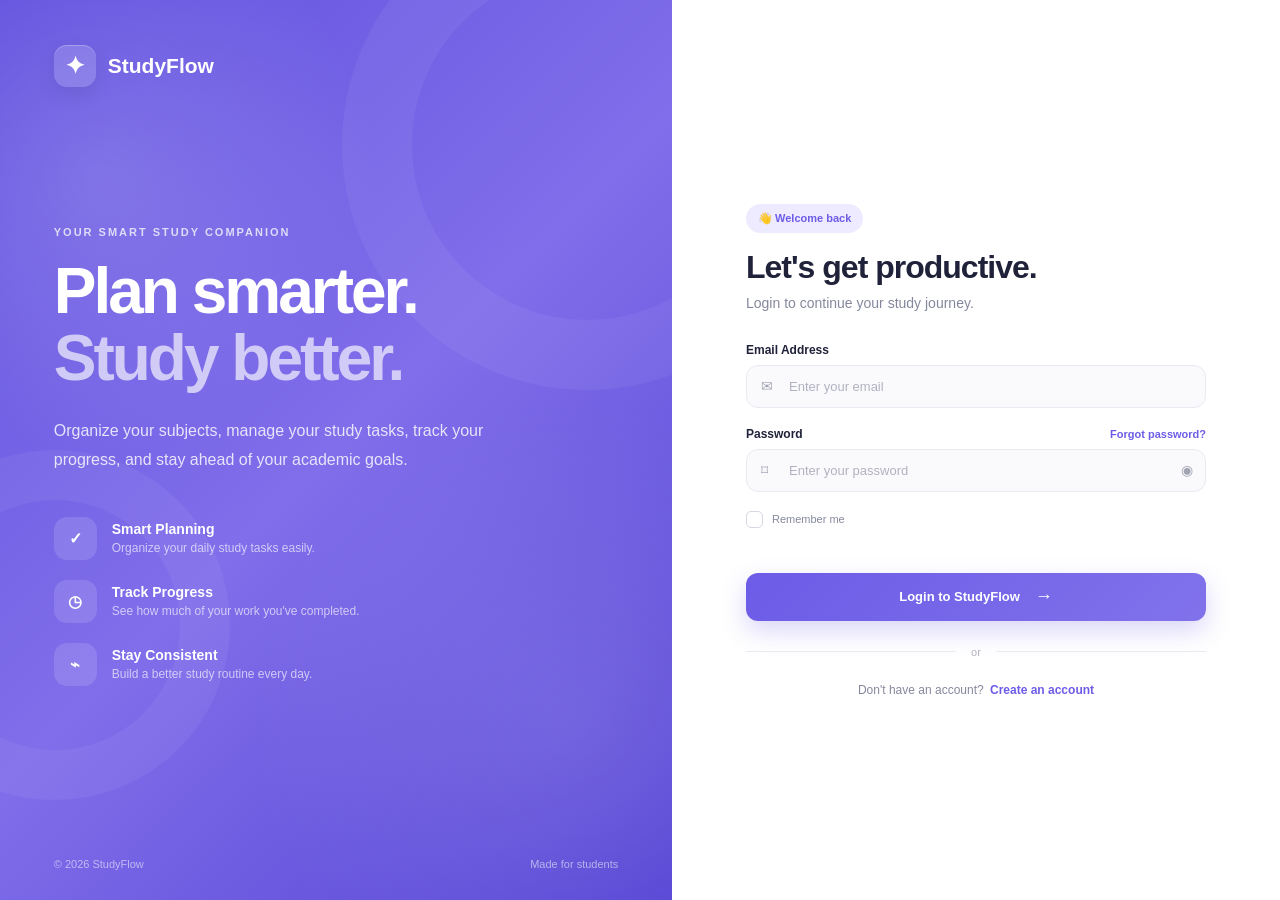
<file: index.html>
<!DOCTYPE html>
<html lang="en">
<head>
    <meta charset="UTF-8">
    <meta name="viewport" content="width=device-width, initial-scale=1.0">
    <meta http-equiv="refresh" content="0; url=./frontened/index.html">
    <title>StudyFlow - Redirecting...</title>
</head>
<body>
    <p>Redirecting to <a href="./frontened/index.html">StudyFlow Planner</a>...</p>
</body>
</html>
</file>
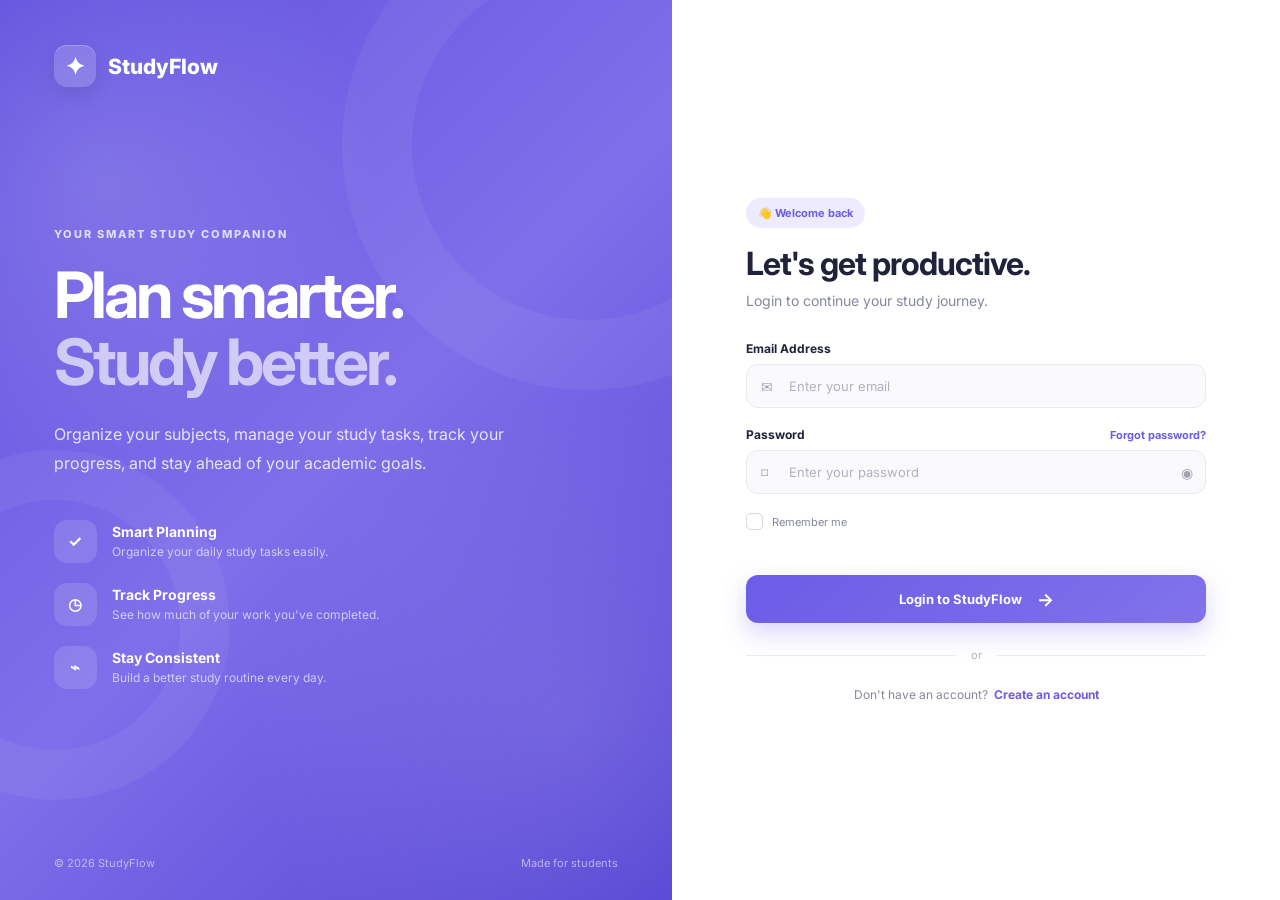
<file: frontened/index.html>
<!DOCTYPE html>
<html lang="en">

<head>
    <meta charset="UTF-8">
    <meta name="viewport" content="width=device-width, initial-scale=1.0">

    <title>StudyFlow | Student Study Planner</title>

    <!-- Google Font -->
    <link rel="preconnect" href="https://fonts.googleapis.com">
    <link rel="preconnect" href="https://fonts.gstatic.com" crossorigin>
    <link href="https://fonts.googleapis.com/css2?family=Inter:wght@400;500;600;700;800&display=swap" rel="stylesheet">

    <!-- Main CSS -->
    <link rel="stylesheet" href="style.css">
</head>

<body>

    <main class="auth-page">

        <!-- Left Side -->
        <section class="auth-left">

            <div class="brand">
                <div class="brand-icon">✦</div>
                <span>StudyFlow</span>
            </div>

            <div class="hero-content">

                <span class="small-label">YOUR SMART STUDY COMPANION</span>

                <h1>
                    Plan smarter.<br>
                    <span>Study better.</span>
                </h1>

                <p>
                    Organize your subjects, manage your study tasks,
                    track your progress, and stay ahead of your academic goals.
                </p>

                <div class="feature-list">

                    <div class="feature">
                        <div class="feature-icon">✓</div>
                        <div>
                            <h3>Smart Planning</h3>
                            <p>Organize your daily study tasks easily.</p>
                        </div>
                    </div>

                    <div class="feature">
                        <div class="feature-icon">◷</div>
                        <div>
                            <h3>Track Progress</h3>
                            <p>See how much of your work you've completed.</p>
                        </div>
                    </div>

                    <div class="feature">
                        <div class="feature-icon">⌁</div>
                        <div>
                            <h3>Stay Consistent</h3>
                            <p>Build a better study routine every day.</p>
                        </div>
                    </div>

                </div>

            </div>

            <div class="auth-footer">
                <span>© 2026 StudyFlow</span>
                <span>Made for students</span>
            </div>

        </section>


        <!-- Right Side -->
        <section class="auth-right">

            <div class="login-card">

                <div class="mobile-brand">
                    <div class="brand-icon">✦</div>
                    <span>StudyFlow</span>
                </div>

                <div class="login-heading">

                    <div class="welcome-badge">
                        👋 Welcome back
                    </div>

                    <h2>Let's get productive.</h2>

                    <p>
                        Login to continue your study journey.
                    </p>

                </div>


                <!-- Login Form -->
                <form id="loginForm">

                    <div class="input-group">

                        <label for="email">
                            Email Address
                        </label>

                        <div class="input-wrapper">

                            <span class="input-icon">✉</span>

                            <input type="email" id="email" name="email" placeholder="Enter your email" required>

                        </div>

                    </div>


                    <div class="input-group">

                        <div class="password-label">

                            <label for="password">
                                Password
                            </label>

                            <a href="#" id="forgotPassword">
                                Forgot password?
                            </a>

                        </div>

                        <div class="input-wrapper">

                            <span class="input-icon">⌑</span>

                            <input type="password" id="password" name="password" placeholder="Enter your password"
                                required>

                            <button type="button" class="password-toggle" id="togglePassword"
                                aria-label="Show password">
                                ◉
                            </button>

                        </div>

                    </div>


                    <!-- Remember me -->
                    <div class="remember-row">

                        <label class="checkbox-container">

                            <input type="checkbox" id="rememberMe">

                            <span class="checkmark"></span>

                            <span>Remember me</span>

                        </label>

                    </div>


                    <!-- Error / Success message -->
                    <div id="loginMessage" class="form-message"></div>


                    <button type="submit" class="primary-btn">

                        <span>Login to StudyFlow</span>

                        <span class="btn-arrow">→</span>

                    </button>

                </form>


                <div class="divider">
                    <span>or</span>
                </div>


                <div class="signup-text">

                    Don't have an account?

                    <a href="signup.html">
                        Create an account
                    </a>

                </div>

            </div>

        </section>

    </main>


    <!-- JavaScript -->
    <script src="auth.js"></script>

</body>

</html>
</file>
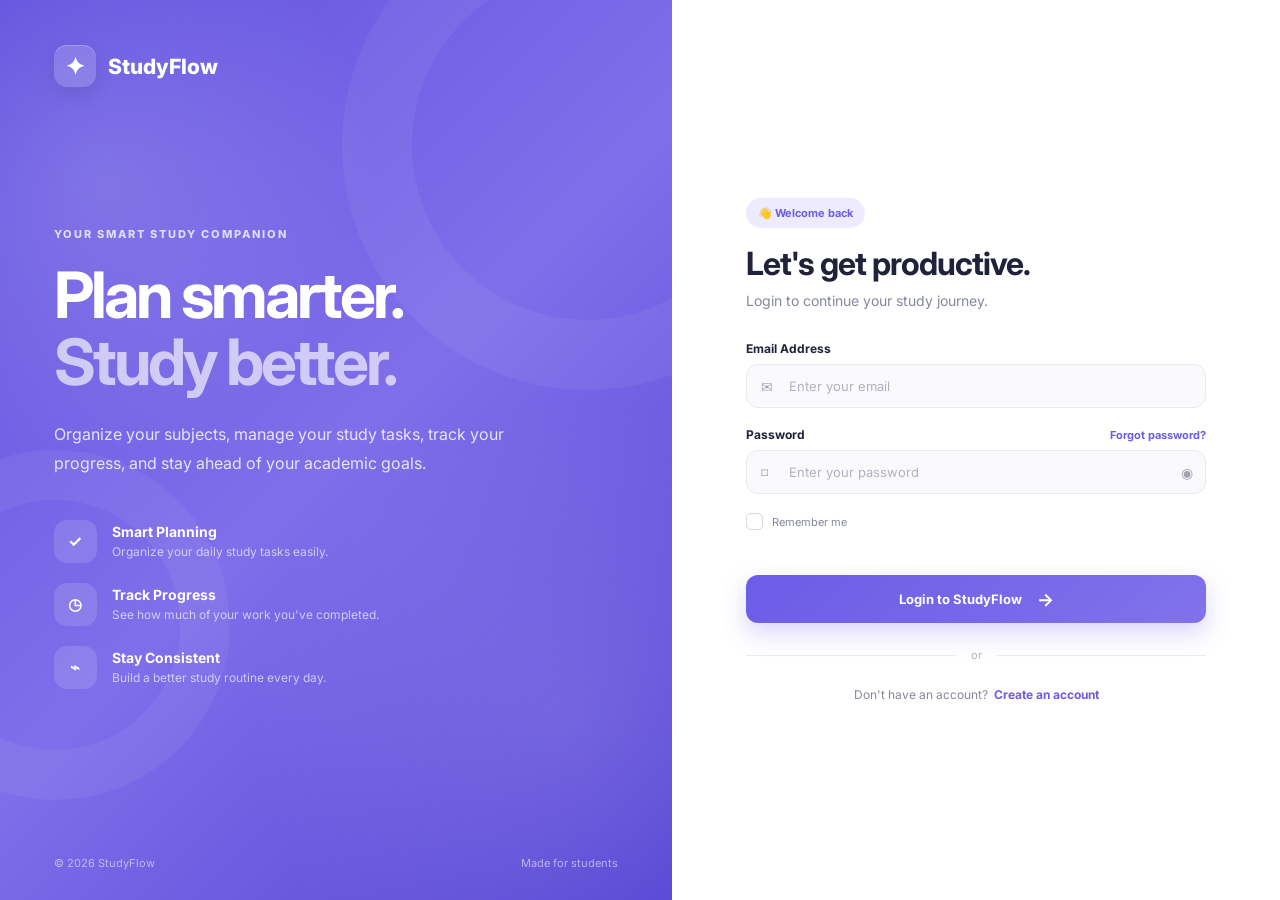
<file: frontened/dashboard.html>
<!DOCTYPE html>
<html lang="en">

<head>
    <meta charset="UTF-8">
    <meta name="viewport" content="width=device-width, initial-scale=1.0">

    <title>Dashboard | StudyFlow</title>

    <!-- Google Font -->
    <link rel="preconnect" href="https://fonts.googleapis.com">
    <link rel="preconnect" href="https://fonts.gstatic.com" crossorigin>

    <link href="https://fonts.googleapis.com/css2?family=Inter:wght@400;500;600;700;800&display=swap" rel="stylesheet">

    <!-- CSS -->
    <link rel="stylesheet" href="style.css">
</head>

<body class="app-body">

    <!-- ================= SIDEBAR ================= -->

    <aside class="sidebar">

        <!-- Logo -->

        <div class="sidebar-brand">

            <div class="brand-icon">
                ✦
            </div>

            <span>
                StudyFlow
            </span>

        </div>


        <!-- Navigation -->

        <nav class="sidebar-nav">

            <p class="nav-title">
                MENU
            </p>

            <a href="dashboard.html" class="nav-link active">

                <span class="nav-icon">⌂</span>

                <span>
                    Dashboard
                </span>

            </a>


            <a href="planner.html" class="nav-link">

                <span class="nav-icon">✓</span>

                <span>
                    Study Planner
                </span>

            </a>


            <a href="schedule.html" class="nav-link">

                <span class="nav-icon">◷</span>

                <span>
                    Schedule
                </span>

            </a>


            <a href="progress.html" class="nav-link">

                <span class="nav-icon">↗</span>

                <span>
                    Progress
                </span>

            </a>


            <p class="nav-title nav-title-second">
                ACCOUNT
            </p>


            <a href="#" class="nav-link" id="logoutBtn">

                <span class="nav-icon">↪</span>

                <span>
                    Logout
                </span>

            </a>

        </nav>


        <!-- Sidebar Bottom -->

        <div class="sidebar-bottom">

            <div class="motivation-card">

                <div class="motivation-icon">
                    ✨
                </div>

                <h4>
                    Keep going!
                </h4>

                <p>
                    Small progress every day leads to big results.
                </p>

            </div>

        </div>

    </aside>


    <!-- ================= MAIN CONTENT ================= -->

    <main class="main-content">


        <!-- TOP BAR -->

        <header class="topbar">

            <div class="mobile-menu">
                ☰
            </div>

            <div class="topbar-spacer"></div>


            <div class="topbar-right">

                <div class="notification">
                    🔔
                </div>

                <div class="user-profile">

                    <div class="user-avatar" id="userAvatar">
                        S
                    </div>

                    <div class="user-info">

                        <strong id="userName">
                            Student
                        </strong>

                        <span>
                            Student
                        </span>

                    </div>

                </div>

            </div>

        </header>


        <!-- ================= DASHBOARD ================= -->

        <section class="dashboard-container">


            <!-- Welcome -->

            <div class="welcome-section">

                <div>

                    <p class="greeting">
                        Good day 👋
                    </p>

                    <h1>
                        Welcome back,
                        <span id="welcomeName">
                            Student
                        </span>!
                    </h1>

                    <p class="welcome-text">
                        Here's what's happening with your study plan today.
                    </p>

                </div>


                <a href="planner.html" class="add-task-btn">

                    <span>
                        +
                    </span>

                    Add Study Task

                </a>

            </div>


            <!-- ================= STAT CARDS ================= -->

            <div class="stats-grid">


                <!-- Total Tasks -->

                <div class="stat-card">

                    <div class="stat-top">

                        <div class="stat-icon purple">
                            ◎
                        </div>

                        <span class="stat-label">
                            TOTAL TASKS
                        </span>

                    </div>

                    <div class="stat-number" id="totalTasks">
                        0
                    </div>

                    <p class="stat-description">
                        Tasks in your planner
                    </p>

                </div>


                <!-- Completed -->

                <div class="stat-card">

                    <div class="stat-top">

                        <div class="stat-icon green">
                            ✓
                        </div>

                        <span class="stat-label">
                            COMPLETED
                        </span>

                    </div>

                    <div class="stat-number" id="completedTasks">
                        0
                    </div>

                    <p class="stat-description">
                        Tasks completed
                    </p>

                </div>


                <!-- Pending -->

                <div class="stat-card">

                    <div class="stat-top">

                        <div class="stat-icon orange">
                            ◷
                        </div>

                        <span class="stat-label">
                            PENDING
                        </span>

                    </div>

                    <div class="stat-number" id="pendingTasks">
                        0
                    </div>

                    <p class="stat-description">
                        Tasks remaining
                    </p>

                </div>


                <!-- Progress -->

                <div class="stat-card">

                    <div class="stat-top">

                        <div class="stat-icon blue">
                            ↗
                        </div>

                        <span class="stat-label">
                            PROGRESS
                        </span>

                    </div>

                    <div class="stat-number">
                        <span id="progressPercentage">
                            0
                        </span>%
                    </div>

                    <p class="stat-description">
                        Overall completion
                    </p>

                </div>

            </div>


            <!-- ================= TWO COLUMN AREA ================= -->

            <div class="dashboard-grid">


                <!-- RECENT TASKS -->

                <section class="dashboard-card tasks-card">

                    <div class="card-header">

                        <div>

                            <h2>
                                Recent Study Tasks
                            </h2>

                            <p>
                                Your latest study activities
                            </p>

                        </div>

                        <a href="planner.html">
                            View all →
                        </a>

                    </div>


                    <div id="recentTasks" class="recent-tasks">

                        <!-- Tasks will be inserted by JavaScript -->

                        <div class="empty-state">

                            <div class="empty-icon">
                                📚
                            </div>

                            <h3>
                                No study tasks yet
                            </h3>

                            <p>
                                Start planning your studies by adding your first task.
                            </p>

                            <a href="planner.html" class="small-primary-btn">
                                Add your first task
                            </a>

                        </div>

                    </div>

                </section>


                <!-- ================= PROGRESS CARD ================= -->

                <section class="dashboard-card progress-card">

                    <div class="card-header">

                        <div>

                            <h2>
                                Your Progress
                            </h2>

                            <p>
                                Keep moving forward
                            </p>

                        </div>

                        <span class="progress-star">
                            ✨
                        </span>

                    </div>


                    <!-- Circular Progress -->

                    <div class="progress-circle-container">

                        <div class="progress-circle" id="progressCircle">

                            <div class="progress-circle-inner">

                                <strong id="circlePercentage">
                                    0%
                                </strong>

                                <span>
                                    completed
                                </span>

                            </div>

                        </div>

                    </div>


                    <div class="progress-message">

                        <h3 id="progressTitle">
                            Let's get started!
                        </h3>

                        <p id="progressMessage">
                            Add some study tasks to begin tracking your progress.
                        </p>

                    </div>


                    <a href="progress.html" class="view-progress-btn">
                        View detailed progress →
                    </a>

                </section>

            </div>


            <!-- ================= QUICK ACTIONS ================= -->

            <section class="quick-section">

                <div class="section-heading">

                    <div>

                        <h2>
                            Quick Actions
                        </h2>

                        <p>
                            Manage your study journey quickly
                        </p>

                    </div>

                </div>


                <div class="quick-grid">


                    <a href="planner.html" class="quick-card">

                        <div class="quick-icon purple-bg">
                            +
                        </div>

                        <div>

                            <h3>
                                Add Study Task
                            </h3>

                            <p>
                                Create a new task
                            </p>

                        </div>

                        <span>
                            →
                        </span>

                    </a>


                    <a href="schedule.html" class="quick-card">

                        <div class="quick-icon blue-bg">
                            ◷
                        </div>

                        <div>

                            <h3>
                                View Schedule
                            </h3>

                            <p>
                                Check your timetable
                            </p>

                        </div>

                        <span>
                            →
                        </span>

                    </a>


                    <a href="progress.html" class="quick-card">

                        <div class="quick-icon green-bg">
                            ↗
                        </div>

                        <div>

                            <h3>
                                Track Progress
                            </h3>

                            <p>
                                See your achievements
                            </p>

                        </div>

                        <span>
                            →
                        </span>

                    </a>

                </div>

            </section>


        </section>


        <!-- ================= FOOTER ================= -->

        <footer class="app-footer">

            <span>
                © 2026 StudyFlow
            </span>

            <span>
                Study smarter • Stay consistent • Achieve more ✨
            </span>

        </footer>

    </main>


    <!-- JavaScript -->

    <script src="script.js"></script>

</body>

</html>
</file>
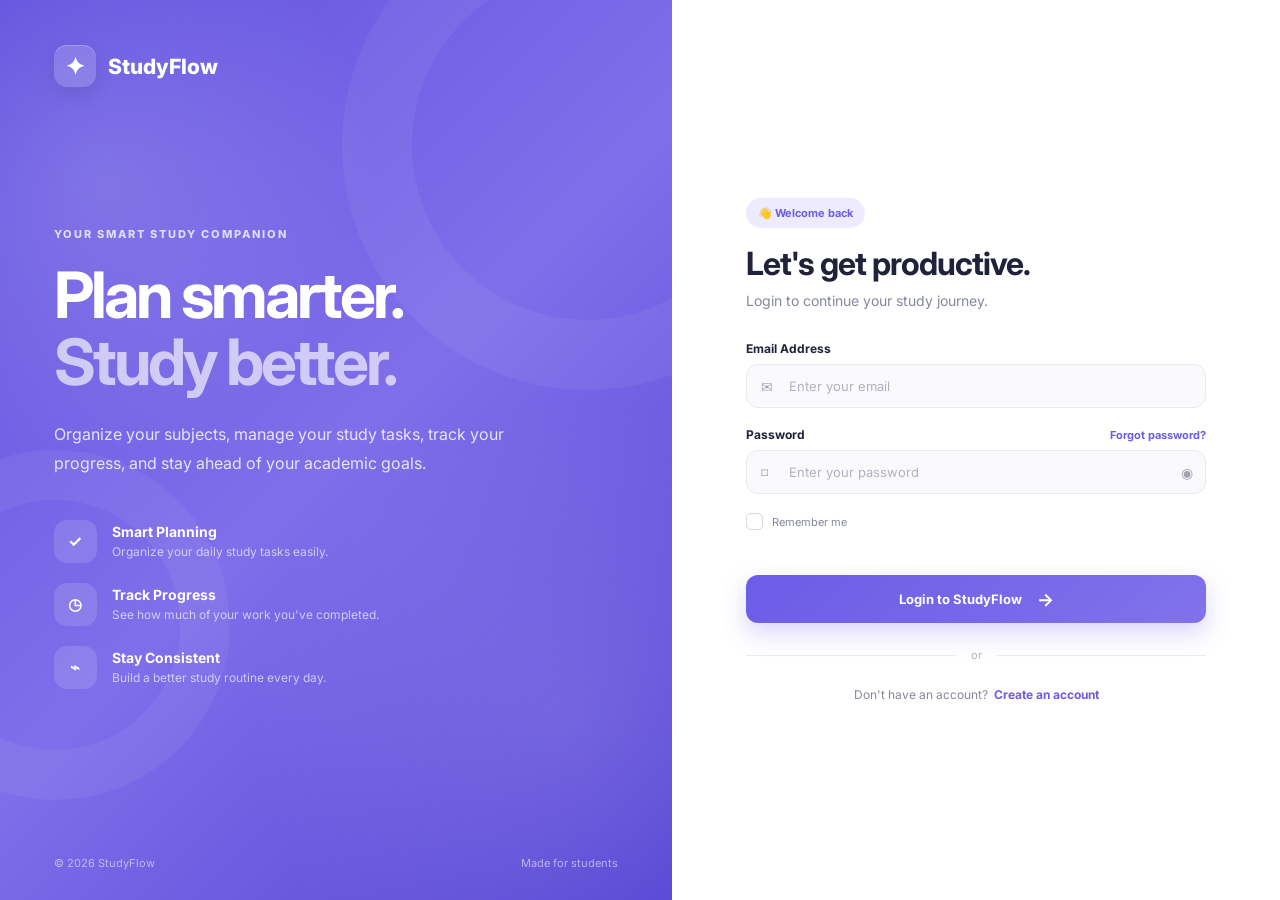
<file: frontened/planner.html>
<!DOCTYPE html>
<html lang="en">

<head>
    <meta charset="UTF-8">
    <meta name="viewport" content="width=device-width, initial-scale=1.0">

    <title>Study Planner | StudyFlow</title>

    <!-- Google Font -->
    <link rel="preconnect" href="https://fonts.googleapis.com">
    <link rel="preconnect" href="https://fonts.gstatic.com" crossorigin>

    <link href="https://fonts.googleapis.com/css2?family=Inter:wght@400;500;600;700;800&display=swap" rel="stylesheet">

    <!-- CSS -->
    <link rel="stylesheet" href="style.css">
</head>

<body class="app-body">

    <!-- ================= SIDEBAR ================= -->

    <aside class="sidebar">

        <div class="sidebar-brand">

            <div class="brand-icon">
                ✦
            </div>

            <span>
                StudyFlow
            </span>

        </div>


        <nav class="sidebar-nav">

            <p class="nav-title">
                MENU
            </p>

            <a href="dashboard.html" class="nav-link">

                <span class="nav-icon">⌂</span>

                <span>
                    Dashboard
                </span>

            </a>


            <a href="planner.html" class="nav-link active">

                <span class="nav-icon">✓</span>

                <span>
                    Study Planner
                </span>

            </a>


            <a href="schedule.html" class="nav-link">

                <span class="nav-icon">◷</span>

                <span>
                    Schedule
                </span>

            </a>


            <a href="progress.html" class="nav-link">

                <span class="nav-icon">↗</span>

                <span>
                    Progress
                </span>

            </a>


            <p class="nav-title nav-title-second">
                ACCOUNT
            </p>


            <a href="#" class="nav-link" id="logoutBtn">

                <span class="nav-icon">↪</span>

                <span>
                    Logout
                </span>

            </a>

        </nav>


        <div class="sidebar-bottom">

            <div class="motivation-card">

                <div class="motivation-icon">
                    ✨
                </div>

                <h4>
                    One task at a time
                </h4>

                <p>
                    Focus on today's work and keep making progress.
                </p>

            </div>

        </div>

    </aside>


    <!-- ================= MAIN CONTENT ================= -->

    <main class="main-content">


        <!-- TOPBAR -->

        <header class="topbar">

            <div class="mobile-menu">
                ☰
            </div>

            <div class="topbar-spacer"></div>

            <div class="topbar-right">

                <div class="notification">
                    🔔
                </div>

                <div class="user-profile">

                    <div class="user-avatar" id="userAvatar">
                        S
                    </div>

                    <div class="user-info">

                        <strong id="userName">
                            Student
                        </strong>

                        <span>
                            Student
                        </span>

                    </div>

                </div>

            </div>

        </header>


        <!-- ================= PLANNER CONTENT ================= -->

        <section class="page-container">


            <!-- Page Heading -->

            <div class="page-heading">

                <div>

                    <p class="greeting">
                        Stay organized ✨
                    </p>

                    <h1>
                        Study Planner
                    </h1>

                    <p>
                        Plan your tasks, manage deadlines, and stay on track.
                    </p>

                </div>


                <button class="add-task-btn" id="openTaskModal">

                    <span>
                        +
                    </span>

                    Add New Task

                </button>

            </div>


            <!-- ================= TASK STATS ================= -->

            <div class="planner-stats">


                <div class="mini-stat">

                    <div class="mini-stat-icon purple">
                        ◎
                    </div>

                    <div>

                        <span>
                            Total Tasks
                        </span>

                        <strong id="plannerTotal">
                            0
                        </strong>

                    </div>

                </div>


                <div class="mini-stat">

                    <div class="mini-stat-icon green">
                        ✓
                    </div>

                    <div>

                        <span>
                            Completed
                        </span>

                        <strong id="plannerCompleted">
                            0
                        </strong>

                    </div>

                </div>


                <div class="mini-stat">

                    <div class="mini-stat-icon orange">
                        ◷
                    </div>

                    <div>

                        <span>
                            Pending
                        </span>

                        <strong id="plannerPending">
                            0
                        </strong>

                    </div>

                </div>


                <div class="mini-stat">

                    <div class="mini-stat-icon blue">
                        %
                    </div>

                    <div>

                        <span>
                            Completion
                        </span>

                        <strong>
                            <span id="plannerPercentage">
                                0
                            </span>%
                        </strong>

                    </div>

                </div>

            </div>


            <!-- ================= TOOLBAR ================= -->

            <div class="planner-toolbar">


                <div class="search-box">

                    <span>
                        🔍
                    </span>

                    <input type="text" id="taskSearch" placeholder="Search tasks...">

                </div>


                <div class="filter-buttons">

                    <button class="filter-btn active" data-filter="all">
                        All
                    </button>

                    <button class="filter-btn" data-filter="pending">
                        Pending
                    </button>

                    <button class="filter-btn" data-filter="completed">
                        Completed
                    </button>

                </div>

            </div>


            <!-- ================= TASK LIST ================= -->

            <section class="planner-card">

                <div class="planner-card-header">

                    <div>

                        <h2>
                            My Study Tasks
                        </h2>

                        <p>
                            Complete your tasks and keep your study plan moving.
                        </p>

                    </div>

                    <span id="taskCountLabel">
                        0 tasks
                    </span>

                </div>


                <div id="taskList" class="task-list">

                    <!-- JavaScript will add tasks here -->

                    <div class="planner-empty">

                        <div class="planner-empty-icon">
                            📚
                        </div>

                        <h3>
                            Your planner is empty
                        </h3>

                        <p>
                            Add your first study task to get started.
                        </p>

                        <button class="small-primary-btn" id="emptyAddTask">
                            + Add Study Task
                        </button>

                    </div>

                </div>

            </section>

        </section>


        <!-- ================= FOOTER ================= -->

        <footer class="app-footer">

            <span>
                © 2026 StudyFlow
            </span>

            <span>
                Plan smarter • Study better • Achieve more ✨
            </span>

        </footer>

    </main>


    <!-- ================= ADD TASK MODAL ================= -->

    <div class="modal-overlay" id="taskModal">

        <div class="task-modal">


            <!-- Modal Header -->

            <div class="modal-header">

                <div>

                    <h2>
                        Add Study Task
                    </h2>

                    <p>
                        Create a task for your study plan.
                    </p>

                </div>

                <button type="button" class="modal-close" id="closeTaskModal">
                    ×
                </button>

            </div>


            <!-- Task Form -->

            <form id="taskForm">


                <!-- Task Title -->

                <div class="input-group">

                    <label for="taskTitle">
                        Task Title
                    </label>

                    <input type="text" id="taskTitle" placeholder="Example: Complete DBMS assignment" required>

                </div>


                <!-- Subject -->

                <div class="form-row">

                    <div class="input-group">

                        <label for="taskSubject">
                            Subject
                        </label>

                        <input type="text" id="taskSubject" list="subjectSuggestions"
                            placeholder="Search or enter subject" autocomplete="off" required>

                        <datalist id="subjectSuggestions">
                            <option value="DBMS">
                            <option value="Data Structures">
                            <option value="Operating Systems">
                            <option value="Computer Networks">
                            <option value="DAA">
                            <option value="Machine Learning">
                            <option value="Web Development">
                            <option value="Python">
                            <option value="Java">
                            <option value="Artificial Intelligence">
                            <option value="Cloud Computing">
                            <option value="Cyber Security">
                            <option value="Data Science">
                        </datalist>

                    </div>


                    <!-- Deadline -->

                    <div class="input-group">

                        <label for="taskDeadline">
                            Deadline
                        </label>

                        <input type="date" id="taskDeadline" required>

                    </div>

                </div>


                <!-- Priority -->

                <div class="input-group">

                    <label>
                        Priority
                    </label>

                    <div class="priority-options">


                        <label class="priority-option">

                            <input type="radio" name="priority" value="Low">

                            <span>
                                Low
                            </span>

                        </label>


                        <label class="priority-option">

                            <input type="radio" name="priority" value="Medium" checked>

                            <span>
                                Medium
                            </span>

                        </label>


                        <label class="priority-option">

                            <input type="radio" name="priority" value="High">

                            <span>
                                High
                            </span>

                        </label>

                    </div>

                </div>


                <!-- Description -->

                <div class="input-group">

                    <label for="taskDescription">
                        Description
                        <span class="optional">
                            Optional
                        </span>
                    </label>

                    <textarea id="taskDescription" rows="4" placeholder="Add some notes about this task..."></textarea>

                </div>


                <!-- Modal Actions -->

                <div class="modal-actions">

                    <button type="button" class="cancel-btn" id="cancelTask">
                        Cancel
                    </button>

                    <button type="submit" class="primary-btn">

                        <span>
                            Add Task
                        </span>

                        <span>
                            →
                        </span>

                    </button>

                </div>

            </form>

        </div>

    </div>


    <!-- JavaScript -->

    <script src="script.js"></script>

</body>

</html>
</file>
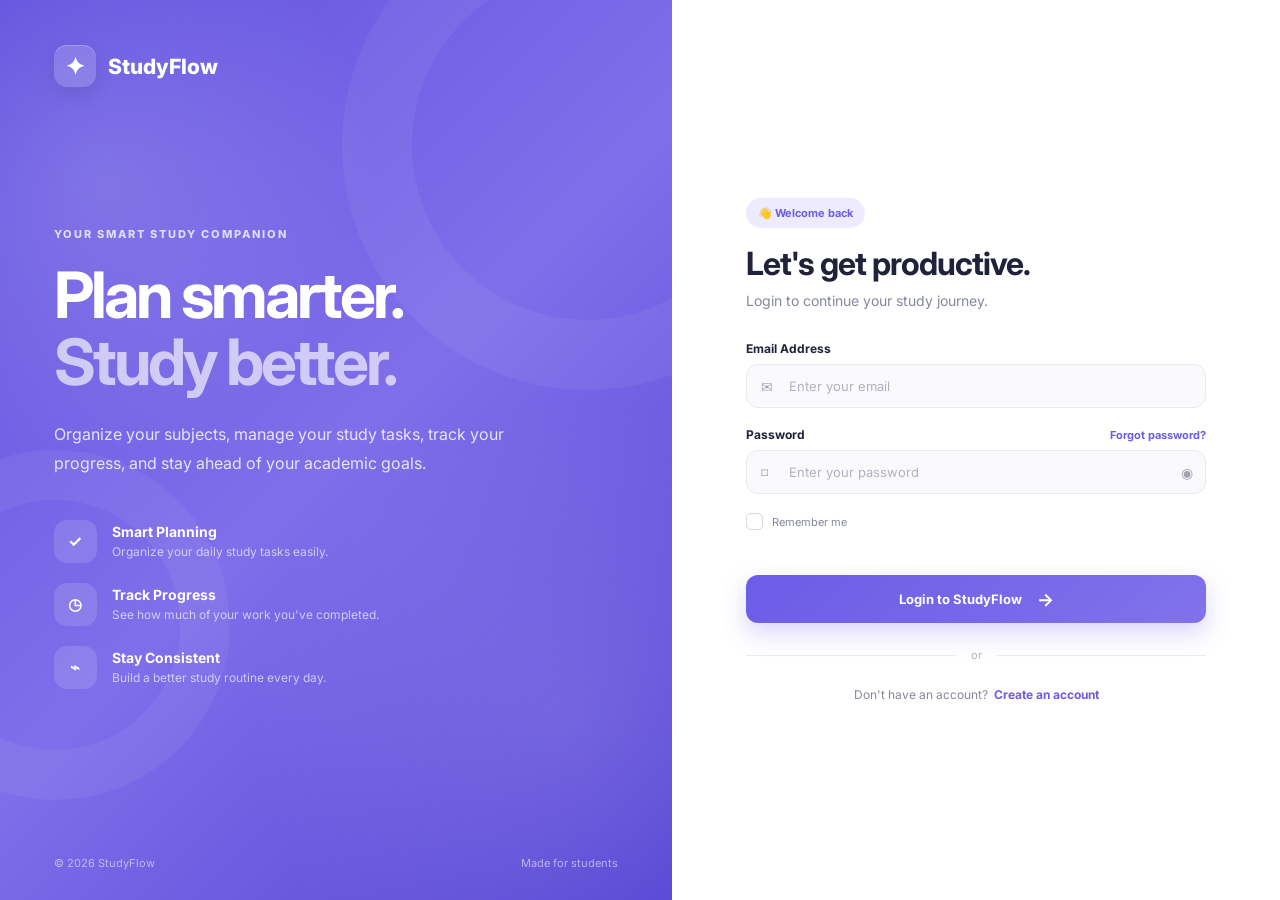
<file: frontened/progress.html>
<!DOCTYPE html>
<html lang="en">

<head>
    <meta charset="UTF-8">
    <meta name="viewport" content="width=device-width, initial-scale=1.0">

    <title>Progress | StudyFlow</title>

    <!-- Google Font -->
    <link rel="preconnect" href="https://fonts.googleapis.com">
    <link rel="preconnect" href="https://fonts.gstatic.com" crossorigin>

    <link href="https://fonts.googleapis.com/css2?family=Inter:wght@400;500;600;700;800&display=swap" rel="stylesheet">

    <!-- Main CSS -->
    <link rel="stylesheet" href="style.css">
</head>

<body class="app-body">

    <!-- ================= SIDEBAR ================= -->

    <aside class="sidebar">

        <div class="sidebar-brand">

            <div class="brand-icon">
                ✦
            </div>

            <span>
                StudyFlow
            </span>

        </div>


        <!-- Navigation -->

        <nav class="sidebar-nav">

            <p class="nav-title">
                MENU
            </p>


            <a href="dashboard.html" class="nav-link">

                <span class="nav-icon">⌂</span>

                <span>
                    Dashboard
                </span>

            </a>


            <a href="planner.html" class="nav-link">

                <span class="nav-icon">✓</span>

                <span>
                    Study Planner
                </span>

            </a>


            <a href="schedule.html" class="nav-link">

                <span class="nav-icon">◷</span>

                <span>
                    Schedule
                </span>

            </a>


            <a href="progress.html" class="nav-link active">

                <span class="nav-icon">↗</span>

                <span>
                    Progress
                </span>

            </a>


            <p class="nav-title nav-title-second">
                ACCOUNT
            </p>


            <a href="#" class="nav-link" id="logoutBtn">

                <span class="nav-icon">
                    ↪
                </span>

                <span>
                    Logout
                </span>

            </a>

        </nav>


        <!-- Motivation Card -->

        <div class="sidebar-bottom">

            <div class="motivation-card">

                <div class="motivation-icon">
                    🏆
                </div>

                <h4>
                    Keep improving!
                </h4>

                <p>
                    Every completed task is one step closer to your goals.
                </p>

            </div>

        </div>

    </aside>


    <!-- ================= MAIN CONTENT ================= -->

    <main class="main-content">


        <!-- TOPBAR -->

        <header class="topbar">

            <div class="mobile-menu">
                ☰
            </div>

            <div class="topbar-spacer"></div>


            <div class="topbar-right">

                <div class="notification">
                    🔔
                </div>


                <div class="user-profile">

                    <div class="user-avatar" id="userAvatar">
                        S
                    </div>


                    <div class="user-info">

                        <strong id="userName">
                            Student
                        </strong>

                        <span>
                            Student
                        </span>

                    </div>

                </div>

            </div>

        </header>


        <!-- ================= PAGE CONTENT ================= -->

        <section class="page-container">


            <!-- Page Heading -->

            <div class="page-heading">

                <div>

                    <p class="greeting">
                        Look how far you've come 🚀
                    </p>

                    <h1>
                        Your Progress
                    </h1>

                    <p>
                        Track your study performance and celebrate your achievements.
                    </p>

                </div>


                <a href="planner.html" class="add-task-btn">

                    <span>
                        +
                    </span>

                    Add Study Task

                </a>

            </div>


            <!-- ================= OVERVIEW ================= -->

            <div class="progress-overview">


                <!-- Main Progress -->

                <section class="progress-main-card">

                    <div class="progress-main-content">

                        <div>

                            <span class="progress-label">
                                OVERALL PROGRESS
                            </span>

                            <h2>
                                Keep pushing forward!
                            </h2>

                            <p id="overallProgressText">
                                Complete your study tasks to improve your progress.
                            </p>

                        </div>


                        <div class="big-progress-circle">

                            <div class="big-progress-inner">

                                <strong id="bigProgressPercentage">
                                    0%
                                </strong>

                                <span>
                                    completed
                                </span>

                            </div>

                        </div>

                    </div>


                    <!-- Progress Bar -->

                    <div class="large-progress-bar">

                        <div class="large-progress-fill" id="largeProgressFill" style="width: 0%;"></div>

                    </div>


                    <div class="progress-bar-info">

                        <span>
                            <strong id="completedCount">
                                0
                            </strong>
                            completed
                        </span>

                        <span>
                            <strong id="totalCount">
                                0
                            </strong>
                            total tasks
                        </span>

                    </div>

                </section>


                <!-- Quick Stats -->

                <div class="progress-stat-column">


                    <div class="progress-small-card">

                        <div class="progress-small-icon completed-icon">
                            ✓
                        </div>

                        <div>

                            <span>
                                Completed
                            </span>

                            <strong id="progressCompleted">
                                0
                            </strong>

                        </div>

                    </div>


                    <div class="progress-small-card">

                        <div class="progress-small-icon pending-icon">
                            ◷
                        </div>

                        <div>

                            <span>
                                Pending
                            </span>

                            <strong id="progressPending">
                                0
                            </strong>

                        </div>

                    </div>


                    <div class="progress-small-card">

                        <div class="progress-small-icon task-icon">
                            ◎
                        </div>

                        <div>

                            <span>
                                Total Tasks
                            </span>

                            <strong id="progressTotal">
                                0
                            </strong>

                        </div>

                    </div>

                </div>

            </div>


            <!-- ================= SUBJECT PROGRESS ================= -->

            <section class="dashboard-card subject-progress-card">

                <div class="card-header">

                    <div>

                        <h2>
                            Subject-wise Progress
                        </h2>

                        <p>
                            See how you're performing across your subjects.
                        </p>

                    </div>

                    <span class="progress-star">
                        📚
                    </span>

                </div>


                <div class="subject-progress-list" id="subjectProgressList">

                    <!-- JavaScript will generate subjects -->

                    <div class="subject-empty">

                        <div>
                            📖
                        </div>

                        <h3>
                            No subject data yet
                        </h3>

                        <p>
                            Add study tasks to see your subject progress.
                        </p>

                    </div>

                </div>

            </section>


            <!-- ================= ACHIEVEMENTS ================= -->

            <section class="achievements-section">

                <div class="section-heading">

                    <div>

                        <p class="greeting">
                            Celebrate your wins 🎉
                        </p>

                        <h2>
                            Achievements
                        </h2>

                    </div>

                </div>


                <div class="achievement-grid">


                    <!-- First Task -->

                    <div class="achievement-card" id="achievementFirst">

                        <div class="achievement-icon">
                            🌱
                        </div>

                        <div>

                            <h3>
                                First Step
                            </h3>

                            <p>
                                Complete your first study task.
                            </p>

                        </div>

                        <span class="achievement-status">
                            Locked
                        </span>

                    </div>


                    <!-- Five Tasks -->

                    <div class="achievement-card" id="achievementFive">

                        <div class="achievement-icon">
                            ⭐
                        </div>

                        <div>

                            <h3>
                                Getting Serious
                            </h3>

                            <p>
                                Complete 5 study tasks.
                            </p>

                        </div>

                        <span class="achievement-status">
                            Locked
                        </span>

                    </div>


                    <!-- Ten Tasks -->

                    <div class="achievement-card" id="achievementTen">

                        <div class="achievement-icon">
                            🔥
                        </div>

                        <div>

                            <h3>
                                Study Streak
                            </h3>

                            <p>
                                Complete 10 study tasks.
                            </p>

                        </div>

                        <span class="achievement-status">
                            Locked
                        </span>

                    </div>


                    <!-- All Tasks -->

                    <div class="achievement-card" id="achievementAll">

                        <div class="achievement-icon">
                            🏆
                        </div>

                        <div>

                            <h3>
                                Goal Crusher
                            </h3>

                            <p>
                                Complete all your current tasks.
                            </p>

                        </div>

                        <span class="achievement-status">
                            Locked
                        </span>

                    </div>

                </div>

            </section>


            <!-- ================= MOTIVATION ================= -->

            <section class="progress-motivation">

                <div class="motivation-large-icon">
                    ✨
                </div>

                <div>

                    <h2 id="motivationTitle">
                        Your journey starts with one task.
                    </h2>

                    <p id="motivationText">
                        Don't worry about doing everything at once.
                        Focus on one task, then the next.
                    </p>

                </div>

            </section>


        </section>


        <!-- ================= FOOTER ================= -->

        <footer class="app-footer">

            <span>
                © 2026 StudyFlow
            </span>

            <span>
                Plan smarter • Study better • Achieve more ✨
            </span>

        </footer>

    </main>


    <!-- JavaScript -->

    <script src="script.js"></script>

</body>

</html>
</file>
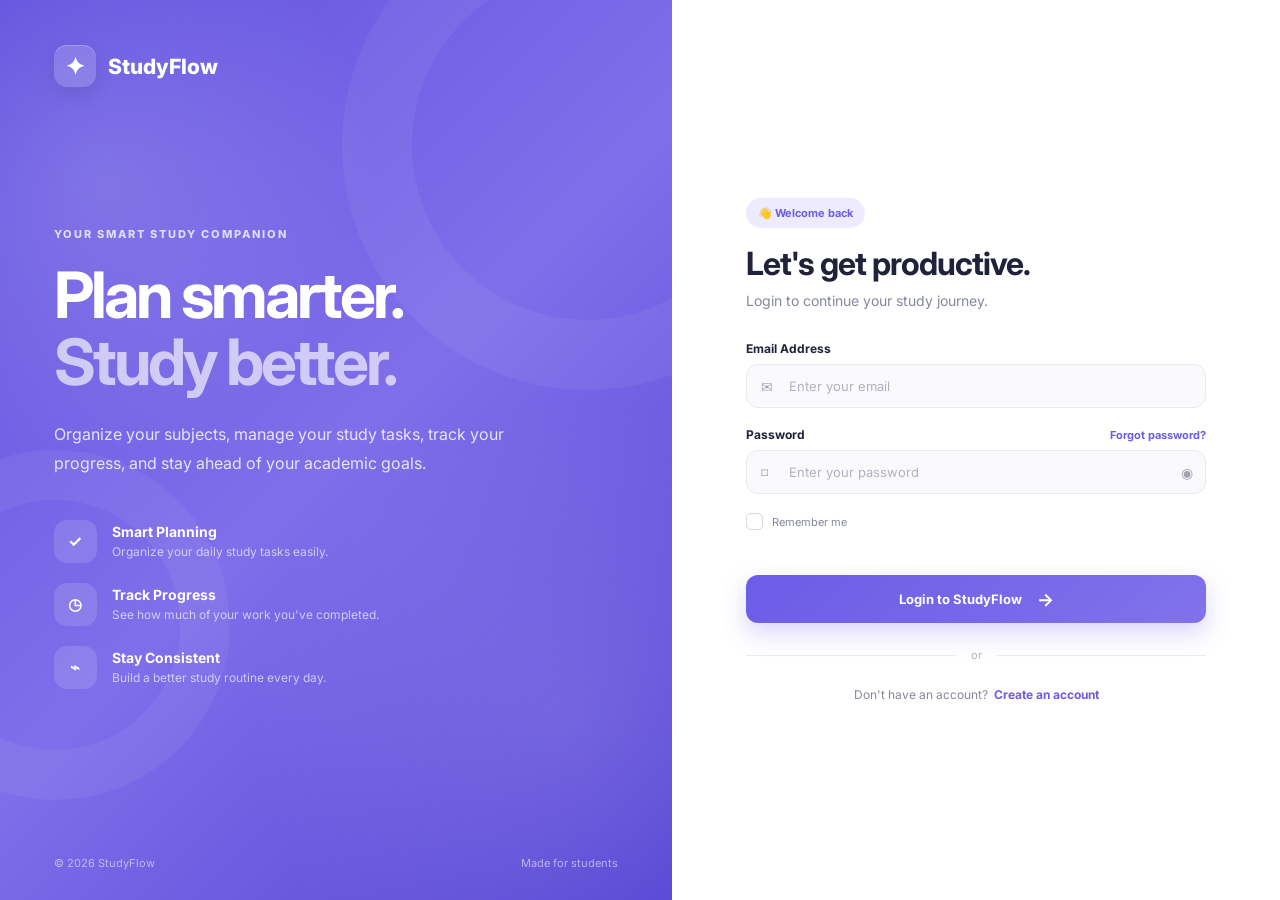
<file: frontened/schedule.html>
<!DOCTYPE html>
<html lang="en">

<head>
    <meta charset="UTF-8">
    <meta name="viewport" content="width=device-width, initial-scale=1.0">

    <title>Schedule | StudyFlow</title>

    <!-- Google Font -->
    <link rel="preconnect" href="https://fonts.googleapis.com">
    <link rel="preconnect" href="https://fonts.gstatic.com" crossorigin>

    <link href="https://fonts.googleapis.com/css2?family=Inter:wght@400;500;600;700;800&display=swap" rel="stylesheet">

    <!-- Main CSS -->
    <link rel="stylesheet" href="style.css">
</head>

<body class="app-body">

    <!-- ================= SIDEBAR ================= -->

    <aside class="sidebar">

        <!-- Brand -->

        <div class="sidebar-brand">

            <div class="brand-icon">
                ✦
            </div>

            <span>
                StudyFlow
            </span>

        </div>


        <!-- Navigation -->

        <nav class="sidebar-nav">

            <p class="nav-title">
                MENU
            </p>

            <a href="dashboard.html" class="nav-link">

                <span class="nav-icon">⌂</span>

                <span>
                    Dashboard
                </span>

            </a>


            <a href="planner.html" class="nav-link">

                <span class="nav-icon">✓</span>

                <span>
                    Study Planner
                </span>

            </a>


            <a href="schedule.html" class="nav-link active">

                <span class="nav-icon">◷</span>

                <span>
                    Schedule
                </span>

            </a>


            <a href="progress.html" class="nav-link">

                <span class="nav-icon">↗</span>

                <span>
                    Progress
                </span>

            </a>


            <p class="nav-title nav-title-second">
                ACCOUNT
            </p>


            <a href="#" class="nav-link" id="logoutBtn">

                <span class="nav-icon">↪</span>

                <span>
                    Logout
                </span>

            </a>

        </nav>


        <!-- Motivation -->

        <div class="sidebar-bottom">

            <div class="motivation-card">

                <div class="motivation-icon">
                    📅
                </div>

                <h4>
                    Plan your week
                </h4>

                <p>
                    A good schedule turns busy days into productive ones.
                </p>

            </div>

        </div>

    </aside>


    <!-- ================= MAIN CONTENT ================= -->

    <main class="main-content">


        <!-- TOPBAR -->

        <header class="topbar">

            <div class="mobile-menu">
                ☰
            </div>

            <div class="topbar-spacer"></div>

            <div class="topbar-right">

                <div class="notification">
                    🔔
                </div>

                <div class="user-profile">

                    <div class="user-avatar" id="userAvatar">
                        S
                    </div>

                    <div class="user-info">

                        <strong id="userName">
                            Student
                        </strong>

                        <span>
                            Student
                        </span>

                    </div>

                </div>

            </div>

        </header>


        <!-- ================= PAGE CONTENT ================= -->

        <section class="page-container">


            <!-- Page Heading -->

            <div class="page-heading">

                <div>

                    <p class="greeting">
                        Manage your time ⏰
                    </p>

                    <h1>
                        Study Schedule
                    </h1>

                    <p>
                        Organize your study sessions and make every hour count.
                    </p>

                </div>


                <button class="add-task-btn" id="openScheduleModal">

                    <span>
                        +
                    </span>

                    Add Study Session

                </button>

            </div>


            <!-- ================= WEEK NAVIGATION ================= -->

            <section class="schedule-header-card">

                <button class="week-arrow" id="previousWeek" title="Previous week">
                    ←
                </button>


                <div class="current-week">

                    <span>
                        CURRENT WEEK
                    </span>

                    <h2 id="weekTitle">
                        This Week
                    </h2>

                    <p id="weekRange">
                        Your study schedule
                    </p>

                </div>


                <button class="week-arrow" id="nextWeek" title="Next week">
                    →
                </button>

            </section>


            <!-- ================= WEEKLY SCHEDULE ================= -->

            <section class="schedule-card">

                <div class="schedule-card-header">

                    <div>

                        <h2>
                            Weekly Timetable
                        </h2>

                        <p>
                            Your planned study sessions
                        </p>

                    </div>

                    <button class="today-btn" id="todayBtn">
                        Today
                    </button>

                </div>


                <!-- Timetable -->

                <div class="timetable-wrapper">

                    <div class="timetable" id="timetable">


                        <!-- TIME COLUMN -->

                        <div class="time-column">

                            <div class="time-header">
                                TIME
                            </div>

                            <div class="time-slot">
                                06:00 AM
                            </div>

                            <div class="time-slot">
                                08:00 AM
                            </div>

                            <div class="time-slot">
                                10:00 AM
                            </div>

                            <div class="time-slot">
                                12:00 PM
                            </div>

                            <div class="time-slot">
                                02:00 PM
                            </div>

                            <div class="time-slot">
                                04:00 PM
                            </div>

                            <div class="time-slot">
                                06:00 PM
                            </div>

                            <div class="time-slot">
                                08:00 PM
                            </div>

                            <div class="time-slot">
                                10:00 PM
                            </div>

                        </div>


                        <!-- MONDAY -->

                        <div class="day-column">

                            <div class="day-header">

                                <span>
                                    MON
                                </span>

                                <strong>
                                    01
                                </strong>

                            </div>

                            <div class="day-sessions" data-day="Monday"></div>

                        </div>


                        <!-- TUESDAY -->

                        <div class="day-column">

                            <div class="day-header">

                                <span>
                                    TUE
                                </span>

                                <strong>
                                    02
                                </strong>

                            </div>

                            <div class="day-sessions" data-day="Tuesday"></div>

                        </div>


                        <!-- WEDNESDAY -->

                        <div class="day-column">

                            <div class="day-header">

                                <span>
                                    WED
                                </span>

                                <strong>
                                    03
                                </strong>

                            </div>

                            <div class="day-sessions" data-day="Wednesday"></div>

                        </div>


                        <!-- THURSDAY -->

                        <div class="day-column">

                            <div class="day-header">

                                <span>
                                    THU
                                </span>

                                <strong>
                                    04
                                </strong>

                            </div>

                            <div class="day-sessions" data-day="Thursday"></div>

                        </div>


                        <!-- FRIDAY -->

                        <div class="day-column">

                            <div class="day-header">

                                <span>
                                    FRI
                                </span>

                                <strong>
                                    05
                                </strong>

                            </div>

                            <div class="day-sessions" data-day="Friday"></div>

                        </div>


                        <!-- SATURDAY -->

                        <div class="day-column">

                            <div class="day-header">

                                <span>
                                    SAT
                                </span>

                                <strong>
                                    06
                                </strong>

                            </div>

                            <div class="day-sessions" data-day="Saturday"></div>

                        </div>


                        <!-- SUNDAY -->

                        <div class="day-column">

                            <div class="day-header">

                                <span>
                                    SUN
                                </span>

                                <strong>
                                    07
                                </strong>

                            </div>

                            <div class="day-sessions" data-day="Sunday"></div>

                        </div>

                    </div>

                </div>

            </section>


            <!-- ================= TODAY'S PLAN ================= -->

            <section class="today-plan-section">

                <div class="section-heading">

                    <div>

                        <p class="greeting">
                            Focus for today
                        </p>

                        <h2>
                            Today's Study Plan
                        </h2>

                    </div>

                </div>


                <div class="today-plan-grid" id="todayPlan">

                    <!-- JavaScript will insert today's sessions -->

                    <div class="schedule-empty">

                        <div>
                            📖
                        </div>

                        <h3>
                            No sessions planned
                        </h3>

                        <p>
                            Add a study session to organize your day.
                        </p>

                        <button class="small-primary-btn" id="emptyScheduleBtn">
                            + Add Session
                        </button>

                    </div>

                </div>

            </section>


        </section>


        <!-- ================= FOOTER ================= -->

        <footer class="app-footer">

            <span>
                © 2026 StudyFlow
            </span>

            <span>
                Plan smarter • Study better • Achieve more ✨
            </span>

        </footer>

    </main>


    <!-- ================= ADD SESSION MODAL ================= -->

    <div class="modal-overlay" id="scheduleModal">

        <div class="task-modal schedule-modal">


            <!-- Modal Header -->

            <div class="modal-header">

                <div>

                    <h2>
                        Add Study Session
                    </h2>

                    <p>
                        Schedule a focused study session.
                    </p>

                </div>

                <button type="button" class="modal-close" id="closeScheduleModal">
                    ×
                </button>

            </div>


            <!-- Session Form -->

            <form id="scheduleForm">


                <!-- Session Title -->

                <div class="input-group">

                    <label for="sessionTitle">
                        Session Title
                    </label>

                    <input type="text" id="sessionTitle" placeholder="Example: DBMS Revision" required>

                </div>


                <!-- Subject -->

                <div class="input-group">

                    <label for="sessionSubject">
                        Subject
                    </label>

                    <select id="sessionSubject" required>

                        <option value="">
                            Select subject
                        </option>

                        <option value="DBMS">
                            DBMS
                        </option>

                        <option value="Data Structures">
                            Data Structures
                        </option>

                        <option value="Operating Systems">
                            Operating Systems
                        </option>

                        <option value="Computer Networks">
                            Computer Networks
                        </option>

                        <option value="DAA">
                            DAA
                        </option>

                        <option value="Machine Learning">
                            Machine Learning
                        </option>

                        <option value="Web Development">
                            Web Development
                        </option>

                        <option value="Other">
                            Other
                        </option>

                    </select>

                </div>


                <!-- Day -->

                <div class="input-group">

                    <label for="sessionDay">
                        Day
                    </label>

                    <select id="sessionDay" required>

                        <option value="">
                            Select day
                        </option>

                        <option value="Monday">
                            Monday
                        </option>

                        <option value="Tuesday">
                            Tuesday
                        </option>

                        <option value="Wednesday">
                            Wednesday
                        </option>

                        <option value="Thursday">
                            Thursday
                        </option>

                        <option value="Friday">
                            Friday
                        </option>

                        <option value="Saturday">
                            Saturday
                        </option>

                        <option value="Sunday">
                            Sunday
                        </option>

                    </select>

                </div>


                <!-- Time -->

                <div class="form-row">

                    <div class="input-group">

                        <label for="sessionStart">
                            Start Time
                        </label>

                        <input type="time" id="sessionStart" required>

                    </div>


                    <div class="input-group">

                        <label for="sessionEnd">
                            End Time
                        </label>

                        <input type="time" id="sessionEnd" required>

                    </div>

                </div>


                <!-- Notes -->

                <div class="input-group">

                    <label for="sessionNotes">
                        Notes
                        <span class="optional">
                            Optional
                        </span>
                    </label>

                    <textarea id="sessionNotes" rows="3" placeholder="What do you want to study?"></textarea>

                </div>


                <!-- Actions -->

                <div class="modal-actions">

                    <button type="button" class="cancel-btn" id="cancelSchedule">
                        Cancel
                    </button>

                    <button type="submit" class="primary-btn">

                        <span>
                            Add Session
                        </span>

                        <span>
                            →
                        </span>

                    </button>

                </div>

            </form>

        </div>

    </div>


    <!-- JavaScript -->

    <script src="script.js"></script>

</body>

</html>
</file>
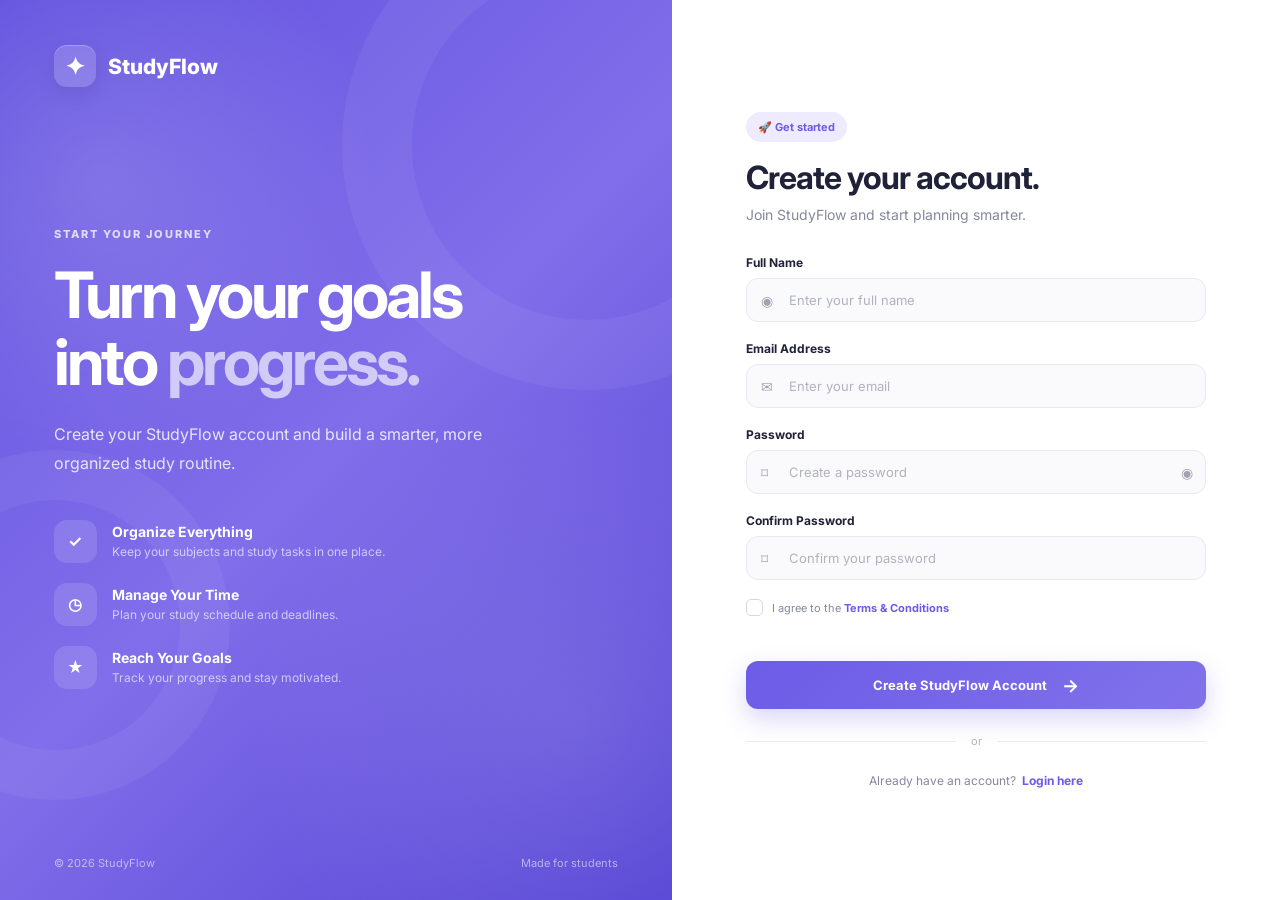
<file: frontened/signup.html>
<!DOCTYPE html>
<html lang="en">

<head>
    <meta charset="UTF-8">
    <meta name="viewport" content="width=device-width, initial-scale=1.0">

    <title>Sign Up | StudyFlow</title>

    <!-- Google Font -->
    <link rel="preconnect" href="https://fonts.googleapis.com">
    <link rel="preconnect" href="https://fonts.gstatic.com" crossorigin>

    <link href="https://fonts.googleapis.com/css2?family=Inter:wght@400;500;600;700;800&display=swap" rel="stylesheet">

    <!-- CSS -->
    <link rel="stylesheet" href="style.css">
</head>

<body>

    <main class="auth-page">

        <!-- ================= LEFT SIDE ================= -->

        <section class="auth-left">

            <div class="brand">

                <div class="brand-icon">
                    ✦
                </div>

                <span>
                    StudyFlow
                </span>

            </div>


            <div class="hero-content">

                <span class="small-label">
                    START YOUR JOURNEY
                </span>

                <h1>
                    Turn your goals<br>
                    into <span>progress.</span>
                </h1>

                <p>
                    Create your StudyFlow account and build a smarter,
                    more organized study routine.
                </p>


                <div class="feature-list">

                    <!-- Feature 1 -->

                    <div class="feature">

                        <div class="feature-icon">
                            ✓
                        </div>

                        <div>

                            <h3>
                                Organize Everything
                            </h3>

                            <p>
                                Keep your subjects and study tasks in one place.
                            </p>

                        </div>

                    </div>


                    <!-- Feature 2 -->

                    <div class="feature">

                        <div class="feature-icon">
                            ◷
                        </div>

                        <div>

                            <h3>
                                Manage Your Time
                            </h3>

                            <p>
                                Plan your study schedule and deadlines.
                            </p>

                        </div>

                    </div>


                    <!-- Feature 3 -->

                    <div class="feature">

                        <div class="feature-icon">
                            ★
                        </div>

                        <div>

                            <h3>
                                Reach Your Goals
                            </h3>

                            <p>
                                Track your progress and stay motivated.
                            </p>

                        </div>

                    </div>

                </div>

            </div>


            <div class="auth-footer">

                <span>
                    © 2026 StudyFlow
                </span>

                <span>
                    Made for students
                </span>

            </div>

        </section>


        <!-- ================= RIGHT SIDE ================= -->

        <section class="auth-right">

            <div class="login-card signup-card">


                <!-- Mobile Brand -->

                <div class="mobile-brand">

                    <div class="brand-icon">
                        ✦
                    </div>

                    <span>
                        StudyFlow
                    </span>

                </div>


                <!-- Heading -->

                <div class="login-heading">

                    <div class="welcome-badge">
                        🚀 Get started
                    </div>

                    <h2>
                        Create your account.
                    </h2>

                    <p>
                        Join StudyFlow and start planning smarter.
                    </p>

                </div>


                <!-- ================= SIGNUP FORM ================= -->

                <form id="signupForm">


                    <!-- Full Name -->

                    <div class="input-group">

                        <label for="fullName">
                            Full Name
                        </label>

                        <div class="input-wrapper">

                            <span class="input-icon">
                                ◉
                            </span>

                            <input type="text" id="fullName" name="fullName" placeholder="Enter your full name"
                                required>

                        </div>

                    </div>


                    <!-- Email -->

                    <div class="input-group">

                        <label for="signupEmail">
                            Email Address
                        </label>

                        <div class="input-wrapper">

                            <span class="input-icon">
                                ✉
                            </span>

                            <input type="email" id="signupEmail" name="email" placeholder="Enter your email" required>

                        </div>

                    </div>


                    <!-- Password -->

                    <div class="input-group">

                        <label for="signupPassword">
                            Password
                        </label>

                        <div class="input-wrapper">

                            <span class="input-icon">
                                ⌑
                            </span>

                            <input type="password" id="signupPassword" name="password" placeholder="Create a password"
                                required minlength="6">

                            <button type="button" class="password-toggle" id="toggleSignupPassword"
                                aria-label="Show password">
                                ◉
                            </button>

                        </div>

                    </div>


                    <!-- Confirm Password -->

                    <div class="input-group">

                        <label for="confirmPassword">
                            Confirm Password
                        </label>

                        <div class="input-wrapper">

                            <span class="input-icon">
                                ⌑
                            </span>

                            <input type="password" id="confirmPassword" name="confirmPassword"
                                placeholder="Confirm your password" required minlength="6">

                        </div>

                    </div>


                    <!-- Terms -->

                    <div class="terms-row">

                        <label class="checkbox-container">

                            <input type="checkbox" id="terms" required>

                            <span class="checkmark"></span>

                            <span>
                                I agree to the
                                <a href="#">
                                    Terms & Conditions
                                </a>
                            </span>

                        </label>

                    </div>


                    <!-- Message -->

                    <div id="signupMessage" class="form-message"></div>


                    <!-- Create Account Button -->

                    <button type="submit" class="primary-btn">

                        <span>
                            Create StudyFlow Account
                        </span>

                        <span class="btn-arrow">
                            →
                        </span>

                    </button>

                </form>


                <!-- Divider -->

                <div class="divider">
                    <span>or</span>
                </div>


                <!-- Login -->

                <div class="signup-text">

                    Already have an account?

                    <a href="index.html">
                        Login here
                    </a>

                </div>

            </div>

        </section>

    </main>


    <!-- JavaScript -->

    <script src="auth.js"></script>

</body>

</html>
</file>
<file: frontened/style.css>
/* =========================================================
   STUDYFLOW - MAIN STYLESHEET
   Student Study Planner
   ========================================================= */


/* =========================================================
   1. RESET & GLOBAL STYLES
   ========================================================= */

* {
    margin: 0;
    padding: 0;
    box-sizing: border-box;
}

:root {
    --primary: #6c5ce7;
    --primary-dark: #5544d4;
    --primary-light: #eeeaff;

    --blue: #4f8cff;
    --green: #20bf6b;
    --orange: #f5a623;
    --red: #eb5757;

    --dark: #20223a;
    --text: #34364d;
    --muted: #85889d;

    --background: #f6f7fb;
    --white: #ffffff;
    --border: #e9e9f1;

    --shadow: 0 12px 35px rgba(40, 40, 80, 0.08);

    --sidebar-width: 250px;

    --radius: 18px;
}

html {
    scroll-behavior: smooth;
}

body {
    font-family: "Inter", sans-serif;
    color: var(--text);
    background: var(--background);
}

a {
    text-decoration: none;
    color: inherit;
}

button,
input,
textarea,
select {
    font-family: inherit;
}

button {
    cursor: pointer;
    border: none;
}

input,
textarea,
select {
    outline: none;
}


/* =========================================================
   2. AUTHENTICATION PAGES
   ========================================================= */

.auth-page {
    min-height: 100vh;
    display: grid;
    grid-template-columns: 1.05fr 0.95fr;
    background: var(--white);
}


/* LEFT SIDE */

.auth-left {
    position: relative;
    min-height: 100vh;
    padding: 45px 8%;
    color: white;
    overflow: hidden;

    background:
        radial-gradient(circle at 15% 20%,
            rgba(255, 255, 255, 0.14),
            transparent 30%),
        radial-gradient(circle at 85% 80%,
            rgba(255, 255, 255, 0.10),
            transparent 35%),
        linear-gradient(135deg,
            #6252df,
            #806eea 50%,
            #5544d4);
}

.auth-left::before {
    content: "";
    position: absolute;

    width: 350px;
    height: 350px;

    border-radius: 50%;

    border: 70px solid rgba(255, 255, 255, 0.05);

    right: -160px;
    top: -100px;
}

.auth-left::after {
    content: "";
    position: absolute;

    width: 250px;
    height: 250px;

    border-radius: 50%;

    border: 50px solid rgba(255, 255, 255, 0.05);

    left: -120px;
    bottom: 100px;
}


/* BRAND */

.brand,
.sidebar-brand,
.mobile-brand {
    display: flex;
    align-items: center;
    gap: 12px;

    font-size: 21px;
    font-weight: 800;

    position: relative;
    z-index: 2;
}

.brand-icon {
    width: 42px;
    height: 42px;

    display: flex;
    align-items: center;
    justify-content: center;

    border-radius: 13px;

    background: rgba(255, 255, 255, 0.16);

    font-size: 24px;

    box-shadow:
        inset 0 1px rgba(255, 255, 255, 0.25),
        0 8px 20px rgba(0, 0, 0, 0.08);
}


/* HERO */

.hero-content {
    position: relative;
    z-index: 2;

    max-width: 580px;

    margin-top: 15vh;
}

.small-label {
    display: inline-block;

    font-size: 11px;
    font-weight: 800;

    letter-spacing: 2px;

    opacity: 0.75;

    margin-bottom: 20px;
}

.hero-content h1 {
    font-size: clamp(42px, 5vw, 68px);
    line-height: 1.05;

    letter-spacing: -3px;

    margin-bottom: 25px;
}

.hero-content h1 span {
    opacity: 0.65;
}

.hero-content>p {
    max-width: 500px;

    font-size: 16px;
    line-height: 1.8;

    opacity: 0.82;

    margin-bottom: 42px;
}


/* FEATURES */

.feature-list {
    display: flex;
    flex-direction: column;
    gap: 20px;
}

.feature {
    display: flex;
    align-items: center;

    gap: 15px;
}

.feature-icon {
    flex-shrink: 0;

    width: 43px;
    height: 43px;

    display: flex;
    align-items: center;
    justify-content: center;

    border-radius: 13px;

    background: rgba(255, 255, 255, 0.13);

    font-weight: 700;
}

.feature h3 {
    font-size: 14px;
    margin-bottom: 4px;
}

.feature p {
    font-size: 12px;
    opacity: 0.65;
}


/* FOOTER */

.auth-footer {
    position: absolute;

    left: 8%;
    right: 8%;
    bottom: 30px;

    display: flex;
    justify-content: space-between;

    font-size: 11px;

    opacity: 0.55;

    z-index: 2;
}


/* RIGHT SIDE */

.auth-right {
    min-height: 100vh;

    display: flex;
    align-items: center;
    justify-content: center;

    padding: 40px;
}

.login-card {
    width: 100%;
    max-width: 460px;
}

.mobile-brand {
    display: none;
}


/* LOGIN HEADING */

.login-heading {
    margin-bottom: 32px;
}

.welcome-badge {
    display: inline-flex;
    align-items: center;

    padding: 8px 12px;

    border-radius: 30px;

    background: var(--primary-light);
    color: var(--primary);

    font-size: 11px;
    font-weight: 700;

    margin-bottom: 16px;
}

.login-heading h2 {
    color: var(--dark);

    font-size: 32px;
    letter-spacing: -1px;

    margin-bottom: 9px;
}

.login-heading p {
    color: var(--muted);

    font-size: 14px;
}


/* INPUT */

.input-group {
    margin-bottom: 19px;
}

.input-group label {
    display: block;

    color: var(--dark);

    font-size: 12px;
    font-weight: 700;

    margin-bottom: 8px;
}

.password-label {
    display: flex;
    align-items: center;
    justify-content: space-between;

    margin-bottom: 8px;
}

.password-label label {
    margin-bottom: 0;
}

.password-label a {
    color: var(--primary);

    font-size: 11px;
    font-weight: 700;
}

.input-wrapper {
    position: relative;
}

.input-wrapper input,
.input-group>input,
.input-group>select,
.input-group>textarea {
    width: 100%;

    border: 1px solid var(--border);

    background: #fafafd;

    border-radius: 12px;

    padding: 13px 15px;

    color: var(--dark);

    font-size: 13px;

    transition: 0.25s;
}

.input-wrapper input {
    padding-left: 42px;
    padding-right: 45px;
}

.input-wrapper input:focus,
.input-group>input:focus,
.input-group>select:focus,
.input-group>textarea:focus {
    border-color: var(--primary);

    background: white;

    box-shadow: 0 0 0 4px rgba(108, 92, 231, 0.08);
}

.input-wrapper input::placeholder,
textarea::placeholder {
    color: #b1b2c0;
}

.input-icon {
    position: absolute;

    left: 15px;
    top: 50%;

    transform: translateY(-50%);

    color: #a1a2b2;

    font-size: 14px;
}

.password-toggle {
    position: absolute;

    right: 13px;
    top: 50%;

    transform: translateY(-50%);

    background: transparent;

    color: #a1a2b2;

    font-size: 14px;
}


/* CHECKBOX */

.remember-row,
.terms-row {
    margin: 5px 0 20px;
}

.checkbox-container {
    display: flex;
    align-items: center;
    gap: 9px;

    color: var(--muted);

    font-size: 11px;

    cursor: pointer;
}

.checkbox-container input {
    display: none;
}

.checkmark {
    width: 17px;
    height: 17px;

    border: 1px solid #d7d7e2;

    border-radius: 5px;

    display: flex;
    align-items: center;
    justify-content: center;
}

.checkbox-container input:checked+.checkmark {
    background: var(--primary);

    border-color: var(--primary);
}

.checkbox-container input:checked+.checkmark::after {
    content: "✓";

    color: white;

    font-size: 10px;
    font-weight: 800;
}

.terms-row a {
    color: var(--primary);

    font-weight: 700;
}


/* PRIMARY BUTTON */

.primary-btn {
    width: 100%;

    min-height: 48px;

    display: flex;
    align-items: center;
    justify-content: center;

    gap: 15px;

    border-radius: 12px;

    background: linear-gradient(135deg,
            var(--primary),
            #8172eb);

    color: white;

    font-size: 13px;
    font-weight: 700;

    box-shadow: 0 10px 25px rgba(108, 92, 231, 0.25);

    transition: 0.25s;
}

.primary-btn:hover {
    transform: translateY(-2px);

    box-shadow:
        0 14px 30px rgba(108, 92, 231, 0.3);
}

.btn-arrow {
    font-size: 18px;
}


/* FORM MESSAGE */

.form-message {
    min-height: 18px;

    font-size: 12px;

    margin-bottom: 7px;
}

.form-message.error {
    color: var(--red);
}

.form-message.success {
    color: var(--green);
}


/* DIVIDER */

.divider {
    display: flex;
    align-items: center;

    gap: 15px;

    color: #b2b3c0;

    font-size: 11px;

    margin: 25px 0;
}

.divider::before,
.divider::after {
    content: "";

    flex: 1;

    height: 1px;

    background: var(--border);
}


/* SIGNUP TEXT */

.signup-text {
    text-align: center;

    color: var(--muted);

    font-size: 12px;
}

.signup-text a {
    color: var(--primary);

    font-weight: 700;

    margin-left: 3px;
}


/* =========================================================
   3. APP LAYOUT
   ========================================================= */

.app-body {
    min-height: 100vh;

    background: var(--background);
}

.sidebar {
    position: fixed;

    left: 0;
    top: 0;
    bottom: 0;

    width: var(--sidebar-width);

    background: white;

    border-right: 1px solid var(--border);

    padding: 28px 18px;

    display: flex;
    flex-direction: column;

    z-index: 100;
}

.sidebar-brand {
    padding: 0 12px;

    color: var(--dark);

    margin-bottom: 45px;
}

.sidebar-brand .brand-icon {
    background: var(--primary-light);

    color: var(--primary);
}


/* NAVIGATION */

.sidebar-nav {
    display: flex;
    flex-direction: column;

    gap: 6px;
}

.nav-title {
    color: #b0b1bd;

    font-size: 9px;
    font-weight: 800;

    letter-spacing: 1.5px;

    padding: 0 14px;

    margin-bottom: 7px;
}

.nav-title-second {
    margin-top: 28px;
}

.nav-link {
    display: flex;
    align-items: center;

    gap: 13px;

    padding: 12px 14px;

    border-radius: 11px;

    color: #74778d;

    font-size: 12px;
    font-weight: 600;

    transition: 0.2s;
}

.nav-link:hover {
    color: var(--primary);

    background: var(--primary-light);
}

.nav-link.active {
    color: var(--primary);

    background: var(--primary-light);

    font-weight: 700;
}

.nav-icon {
    width: 20px;

    text-align: center;

    font-size: 16px;
}

.sidebar-bottom {
    margin-top: auto;
}

.motivation-card {
    padding: 18px;

    border-radius: 15px;

    background:
        linear-gradient(135deg,
            #f0edff,
            #faf9ff);

    border: 1px solid #ebe8ff;
}

.motivation-icon {
    margin-bottom: 10px;

    font-size: 21px;
}

.motivation-card h4 {
    color: var(--dark);

    font-size: 12px;

    margin-bottom: 6px;
}

.motivation-card p {
    color: var(--muted);

    font-size: 10px;

    line-height: 1.6;
}


/* MAIN CONTENT */

.main-content {
    min-height: 100vh;

    margin-left: var(--sidebar-width);
}

.topbar {
    height: 78px;

    background: rgba(255, 255, 255, 0.88);

    backdrop-filter: blur(10px);

    border-bottom: 1px solid var(--border);

    padding: 0 40px;

    display: flex;
    align-items: center;

    position: sticky;
    top: 0;

    z-index: 50;
}

.topbar-spacer {
    flex: 1;
}

.topbar-right {
    display: flex;
    align-items: center;

    gap: 22px;
}

.notification {
    width: 36px;
    height: 36px;

    display: flex;
    align-items: center;
    justify-content: center;

    border-radius: 10px;

    background: #f7f7fb;

    font-size: 15px;

    cursor: pointer;
}

.user-profile {
    display: flex;
    align-items: center;

    gap: 10px;
}

.user-avatar {
    width: 38px;
    height: 38px;

    display: flex;
    align-items: center;
    justify-content: center;

    border-radius: 12px;

    color: white;

    font-size: 13px;
    font-weight: 800;

    background: linear-gradient(135deg,
            var(--primary),
            #9a8ff0);
}

.user-info {
    display: flex;
    flex-direction: column;

    gap: 3px;
}

.user-info strong {
    color: var(--dark);

    font-size: 11px;
}

.user-info span {
    color: var(--muted);

    font-size: 9px;
}

.mobile-menu {
    display: none;
}


/* =========================================================
   4. GENERAL PAGE
   ========================================================= */

.dashboard-container,
.page-container {
    max-width: 1450px;

    margin: auto;

    padding: 42px 40px 30px;
}

.welcome-section,
.page-heading {
    display: flex;
    align-items: center;
    justify-content: space-between;

    gap: 25px;

    margin-bottom: 32px;
}

.greeting {
    color: var(--primary);

    font-size: 11px;
    font-weight: 700;

    margin-bottom: 8px;
}

.welcome-section h1,
.page-heading h1 {
    color: var(--dark);

    font-size: 30px;

    letter-spacing: -1px;

    margin-bottom: 7px;
}

.welcome-section h1 span {
    color: var(--primary);
}

.welcome-text,
.page-heading>div>p:last-child {
    color: var(--muted);

    font-size: 12px;
}

.add-task-btn {
    display: inline-flex;
    align-items: center;
    justify-content: center;

    gap: 9px;

    padding: 12px 18px;

    border-radius: 11px;

    background: var(--primary);

    color: white;

    font-size: 11px;
    font-weight: 700;

    box-shadow: 0 8px 20px rgba(108, 92, 231, 0.2);

    transition: 0.2s;
}

.add-task-btn:hover {
    background: var(--primary-dark);

    transform: translateY(-2px);
}

.add-task-btn span {
    font-size: 17px;
}


/* =========================================================
   5. DASHBOARD STAT CARDS
   ========================================================= */

.stats-grid {
    display: grid;

    grid-template-columns: repeat(4, 1fr);

    gap: 18px;

    margin-bottom: 22px;
}

.stat-card {
    background: white;

    border: 1px solid var(--border);

    border-radius: var(--radius);

    padding: 22px;

    box-shadow: var(--shadow);

    transition: 0.25s;
}

.stat-card:hover {
    transform: translateY(-4px);
}

.stat-top {
    display: flex;
    align-items: center;
    justify-content: space-between;

    margin-bottom: 18px;
}

.stat-icon,
.mini-stat-icon {
    width: 39px;
    height: 39px;

    display: flex;
    align-items: center;
    justify-content: center;

    border-radius: 11px;

    font-size: 16px;
    font-weight: 700;
}

.stat-icon.purple,
.mini-stat-icon.purple {
    background: var(--primary-light);
    color: var(--primary);
}

.stat-icon.green,
.mini-stat-icon.green {
    background: #e8faf1;
    color: var(--green);
}

.stat-icon.orange,
.mini-stat-icon.orange {
    background: #fff5df;
    color: var(--orange);
}

.stat-icon.blue,
.mini-stat-icon.blue {
    background: #eaf2ff;
    color: var(--blue);
}

.stat-label {
    color: #aaaabd;

    font-size: 8px;
    font-weight: 800;

    letter-spacing: 1px;
}

.stat-number {
    color: var(--dark);

    font-size: 29px;
    font-weight: 800;

    margin-bottom: 5px;
}

.stat-description {
    color: var(--muted);

    font-size: 10px;
}


/* =========================================================
   6. DASHBOARD CARDS
   ========================================================= */

.dashboard-grid {
    display: grid;

    grid-template-columns: 1.5fr 1fr;

    gap: 20px;

    margin-bottom: 28px;
}

.dashboard-card,
.planner-card,
.schedule-card {
    background: white;

    border: 1px solid var(--border);

    border-radius: var(--radius);

    box-shadow: var(--shadow);

    padding: 24px;
}

.card-header,
.planner-card-header,
.schedule-card-header {
    display: flex;
    justify-content: space-between;

    align-items: flex-start;

    margin-bottom: 22px;
}

.card-header h2,
.planner-card-header h2,
.schedule-card-header h2 {
    color: var(--dark);

    font-size: 15px;

    margin-bottom: 6px;
}

.card-header p,
.planner-card-header p,
.schedule-card-header p {
    color: var(--muted);

    font-size: 10px;
}

.card-header>a {
    color: var(--primary);

    font-size: 10px;
    font-weight: 700;
}


/* EMPTY STATE */

.empty-state,
.planner-empty,
.schedule-empty,
.subject-empty {
    text-align: center;

    padding: 35px 20px;
}

.empty-icon,
.planner-empty-icon {
    width: 58px;
    height: 58px;

    display: flex;
    align-items: center;
    justify-content: center;

    margin: 0 auto 14px;

    border-radius: 17px;

    background: var(--primary-light);

    font-size: 24px;
}

.empty-state h3,
.planner-empty h3,
.schedule-empty h3,
.subject-empty h3 {
    color: var(--dark);

    font-size: 13px;

    margin-bottom: 7px;
}

.empty-state p,
.planner-empty p,
.schedule-empty p,
.subject-empty p {
    color: var(--muted);

    font-size: 10px;

    line-height: 1.6;

    margin-bottom: 17px;
}

.small-primary-btn {
    display: inline-flex;

    align-items: center;
    justify-content: center;

    padding: 9px 13px;

    border-radius: 9px;

    background: var(--primary);

    color: white;

    font-size: 10px;
    font-weight: 700;
}


/* =========================================================
   7. PROGRESS CIRCLE
   ========================================================= */

.progress-circle-container {
    display: flex;

    justify-content: center;

    margin: 30px 0 22px;
}

.progress-circle {
    width: 150px;
    height: 150px;

    border-radius: 50%;

    display: flex;
    align-items: center;
    justify-content: center;

    background:
        conic-gradient(var(--primary) 0deg,
            var(--primary) 0deg,
            #ececf4 0deg);

    position: relative;
}

.progress-circle::before {
    content: "";

    position: absolute;

    width: 116px;
    height: 116px;

    background: white;

    border-radius: 50%;
}

.progress-circle-inner {
    position: relative;

    display: flex;
    flex-direction: column;

    align-items: center;
}

.progress-circle-inner strong {
    color: var(--dark);

    font-size: 27px;
}

.progress-circle-inner span {
    color: var(--muted);

    font-size: 9px;

    margin-top: 3px;
}

.progress-message {
    text-align: center;

    margin-bottom: 20px;
}

.progress-message h3 {
    color: var(--dark);

    font-size: 13px;

    margin-bottom: 6px;
}

.progress-message p {
    color: var(--muted);

    font-size: 10px;

    line-height: 1.6;
}

.view-progress-btn {
    display: block;

    text-align: center;

    padding: 11px;

    border-radius: 10px;

    background: #f7f6ff;

    color: var(--primary);

    font-size: 10px;
    font-weight: 700;
}


/* =========================================================
   8. QUICK ACTIONS
   ========================================================= */

.section-heading {
    margin-bottom: 16px;
}

.section-heading h2 {
    color: var(--dark);

    font-size: 17px;

    margin-bottom: 5px;
}

.section-heading p {
    color: var(--muted);

    font-size: 10px;
}

.quick-grid {
    display: grid;

    grid-template-columns: repeat(3, 1fr);

    gap: 16px;
}

.quick-card {
    display: flex;
    align-items: center;

    gap: 13px;

    padding: 18px;

    background: white;

    border: 1px solid var(--border);

    border-radius: 15px;

    transition: 0.25s;
}

.quick-card:hover {
    transform: translateY(-3px);

    box-shadow: var(--shadow);
}

.quick-icon {
    width: 42px;
    height: 42px;

    flex-shrink: 0;

    display: flex;
    align-items: center;
    justify-content: center;

    border-radius: 12px;

    font-weight: 800;
}

.purple-bg {
    background: var(--primary-light);
    color: var(--primary);
}

.blue-bg {
    background: #eaf2ff;
    color: var(--blue);
}

.green-bg {
    background: #e8faf1;
    color: var(--green);
}

.quick-card h3 {
    color: var(--dark);

    font-size: 11px;

    margin-bottom: 4px;
}

.quick-card p {
    color: var(--muted);

    font-size: 9px;
}

.quick-card>span:last-child {
    margin-left: auto;

    color: #b0b0c0;

    font-size: 17px;
}


/* =========================================================
   9. PLANNER
   ========================================================= */

.planner-stats {
    display: grid;

    grid-template-columns: repeat(4, 1fr);

    gap: 16px;

    margin-bottom: 20px;
}

.mini-stat {
    display: flex;
    align-items: center;

    gap: 12px;

    background: white;

    border: 1px solid var(--border);

    border-radius: 14px;

    padding: 16px;

    box-shadow: var(--shadow);
}

.mini-stat span {
    display: block;

    color: var(--muted);

    font-size: 9px;

    margin-bottom: 4px;
}

.mini-stat strong {
    color: var(--dark);

    font-size: 20px;
}


/* TOOLBAR */

.planner-toolbar {
    display: flex;
    justify-content: space-between;

    align-items: center;

    gap: 15px;

    margin-bottom: 16px;
}

.search-box {
    position: relative;

    max-width: 300px;

    flex: 1;
}

.search-box span {
    position: absolute;

    left: 13px;
    top: 50%;

    transform: translateY(-50%);

    font-size: 13px;

    color: #aaaabd;
}

.search-box input {
    width: 100%;

    padding: 11px 14px 11px 37px;

    border: 1px solid var(--border);

    background: white;

    border-radius: 10px;

    font-size: 10px;
}

.filter-buttons {
    display: flex;

    gap: 5px;

    background: #ededf4;

    padding: 4px;

    border-radius: 10px;
}

.filter-btn {
    padding: 7px 12px;

    border-radius: 7px;

    background: transparent;

    color: var(--muted);

    font-size: 9px;
    font-weight: 700;
}

.filter-btn.active {
    background: white;

    color: var(--primary);

    box-shadow: 0 2px 8px rgba(0, 0, 0, 0.06);
}


/* TASK LIST */

.task-list {
    display: flex;

    flex-direction: column;

    gap: 10px;
}

.task-item {
    display: flex;
    align-items: center;

    gap: 14px;

    padding: 15px;

    border: 1px solid var(--border);

    border-radius: 13px;

    transition: 0.2s;
}

.task-item:hover {
    background: #fafaff;

    border-color: #ded9ff;
}

.task-check {
    width: 21px;
    height: 21px;

    flex-shrink: 0;

    border-radius: 50%;

    border: 2px solid #d5d5e1;

    display: flex;
    align-items: center;
    justify-content: center;

    cursor: pointer;
}

.task-item.completed .task-check {
    background: var(--green);

    border-color: var(--green);

    color: white;
}

.task-item.completed .task-check::after {
    content: "✓";

    font-size: 10px;
}

.task-content {
    flex: 1;
}

.task-content h3 {
    color: var(--dark);

    font-size: 12px;

    margin-bottom: 5px;
}

.task-item.completed .task-content h3 {
    text-decoration: line-through;

    color: #aaaabd;
}

.task-meta {
    display: flex;
    align-items: center;

    gap: 9px;

    flex-wrap: wrap;
}

.task-meta span {
    color: var(--muted);

    font-size: 9px;
}

.task-subject {
    padding: 4px 7px;

    border-radius: 5px;

    background: var(--primary-light);

    color: var(--primary) !important;

    font-weight: 700;
}

.priority-badge {
    padding: 4px 7px;

    border-radius: 5px;

    font-size: 8px !important;
    font-weight: 700;
}

.priority-high {
    background: #ffeded;

    color: var(--red) !important;
}

.priority-medium {
    background: #fff5df;

    color: var(--orange) !important;
}

.priority-low {
    background: #e8faf1;

    color: var(--green) !important;
}

.task-actions {
    display: flex;

    gap: 5px;
}

.task-action-btn {
    width: 31px;
    height: 31px;

    border-radius: 8px;

    background: #f6f6fa;

    color: #85879a;

    font-size: 12px;

    transition: 0.2s;
}

.task-action-btn:hover {
    background: var(--primary-light);

    color: var(--primary);
}


/* =========================================================
   10. MODAL
   ========================================================= */

.modal-overlay {
    position: fixed;
    inset: 0;

    display: none;

    align-items: center;
    justify-content: center;

    padding: 20px;

    background: rgba(25, 25, 50, 0.45);

    backdrop-filter: blur(5px);

    z-index: 1000;
}

.modal-overlay.show {
    display: flex;
}

.modal-overlay.active {
    display: flex;
}

.task-modal {
    width: 100%;

    max-width: 520px;

    max-height: 90vh;

    overflow-y: auto;

    background: white;

    border-radius: 20px;

    padding: 26px;

    box-shadow: 0 25px 70px rgba(0, 0, 0, 0.2);

    animation: modalIn 0.25s ease;
}

@keyframes modalIn {
    from {
        opacity: 0;
        transform: translateY(15px) scale(0.98);
    }

    to {
        opacity: 1;
        transform: translateY(0) scale(1);
    }
}

.modal-header {
    display: flex;
    justify-content: space-between;

    margin-bottom: 25px;
}

.modal-header h2 {
    color: var(--dark);

    font-size: 18px;

    margin-bottom: 5px;
}

.modal-header p {
    color: var(--muted);

    font-size: 10px;
}

.modal-close {
    width: 32px;
    height: 32px;

    border-radius: 9px;

    background: #f5f5f8;

    color: #77798c;

    font-size: 20px;
}

.form-row {
    display: grid;

    grid-template-columns: 1fr 1fr;

    gap: 13px;
}

.input-group textarea {
    resize: vertical;

    min-height: 90px;
}

.optional {
    color: #aaaabd;

    font-weight: 400;

    margin-left: 4px;
}

.priority-options {
    display: flex;

    gap: 8px;
}

.priority-option {
    flex: 1;
}

.priority-option input {
    display: none;
}

.priority-option span {
    display: block;

    text-align: center;

    padding: 10px;

    border: 1px solid var(--border);

    border-radius: 9px;

    color: var(--muted);

    font-size: 10px;
    font-weight: 700;

    cursor: pointer;
}

.priority-option input:checked+span {
    border-color: var(--primary);

    background: var(--primary-light);

    color: var(--primary);
}

.modal-actions {
    display: flex;

    justify-content: flex-end;

    gap: 9px;

    margin-top: 25px;
}

.cancel-btn {
    padding: 11px 18px;

    border-radius: 10px;

    background: #f4f4f7;

    color: #74768a;

    font-size: 11px;
    font-weight: 700;
}

.modal-actions .primary-btn {
    width: auto;

    padding: 11px 18px;
}


/* =========================================================
   11. SCHEDULE
   ========================================================= */

.schedule-header-card {
    display: flex;
    align-items: center;
    justify-content: space-between;

    background:
        linear-gradient(135deg,
            #6252df,
            #8171e8);

    color: white;

    padding: 22px 25px;

    border-radius: 18px;

    margin-bottom: 20px;

    box-shadow: 0 12px 30px rgba(108, 92, 231, 0.2);
}

.week-arrow {
    width: 38px;
    height: 38px;

    border-radius: 10px;

    background: rgba(255, 255, 255, 0.13);

    color: white;

    font-size: 18px;
}

.current-week {
    text-align: center;
}

.current-week>span {
    font-size: 8px;

    letter-spacing: 1.5px;

    opacity: 0.65;
}

.current-week h2 {
    font-size: 19px;

    margin: 4px 0;
}

.current-week p {
    font-size: 9px;

    opacity: 0.65;
}


/* TIMETABLE */

.timetable-wrapper {
    overflow-x: auto;
}

.timetable {
    min-width: 850px;

    display: grid;

    grid-template-columns: 75px repeat(7, 1fr);

    border-top: 1px solid var(--border);

    border-left: 1px solid var(--border);
}

.time-column,
.day-column {
    min-width: 0;
}

.time-column {
    border-right: 1px solid var(--border);
}

.time-header,
.day-header {
    height: 58px;

    border-bottom: 1px solid var(--border);

    display: flex;
    align-items: center;
    justify-content: center;
}

.time-header {
    color: #aaaabd;

    font-size: 8px;
    font-weight: 800;
}

.time-slot {
    height: 62px;

    display: flex;
    align-items: flex-start;
    justify-content: center;

    padding-top: 8px;

    color: #aaaabd;

    font-size: 8px;

    border-bottom: 1px solid var(--border);
}

.day-column {
    border-right: 1px solid var(--border);
}

.day-header {
    flex-direction: column;

    gap: 2px;

    color: var(--muted);

    background: #fafafd;
}

.day-header span {
    font-size: 8px;

    font-weight: 700;
}

.day-header strong {
    color: var(--dark);

    font-size: 13px;
}

.day-sessions {
    min-height: 558px;

    position: relative;

    background:
        repeating-linear-gradient(to bottom,
            transparent 0,
            transparent 61px,
            var(--border) 62px);
}


/* SESSION */

.schedule-session {
    position: absolute;

    left: 5px;
    right: 5px;

    min-height: 52px;

    padding: 8px;

    border-radius: 8px;

    background: var(--primary-light);

    border-left: 3px solid var(--primary);

    overflow: hidden;
}

.schedule-session h4 {
    color: var(--dark);

    font-size: 9px;

    margin-bottom: 3px;
}

.schedule-session span {
    color: var(--muted);

    font-size: 7px;
}


/* TODAY */

.today-btn {
    padding: 8px 13px;

    border-radius: 8px;

    background: var(--primary-light);

    color: var(--primary);

    font-size: 9px;
    font-weight: 700;
}

.today-plan-section {
    margin-top: 28px;
}

.today-plan-grid {
    display: grid;

    grid-template-columns: repeat(3, 1fr);

    gap: 14px;
}

.today-session {
    background: white;

    border: 1px solid var(--border);

    border-radius: 14px;

    padding: 16px;

    box-shadow: var(--shadow);
}

.today-session-top {
    display: flex;

    justify-content: space-between;

    margin-bottom: 12px;
}

.today-session-icon {
    width: 34px;
    height: 34px;

    border-radius: 9px;

    background: var(--primary-light);

    color: var(--primary);

    display: flex;
    align-items: center;
    justify-content: center;
}

.today-session-time {
    color: var(--muted);

    font-size: 8px;
}

.today-session h3 {
    color: var(--dark);

    font-size: 11px;

    margin-bottom: 5px;
}

.today-session p {
    color: var(--muted);

    font-size: 9px;

    line-height: 1.5;
}


/* =========================================================
   12. PROGRESS PAGE
   ========================================================= */

.progress-overview {
    display: grid;

    grid-template-columns: 1.5fr 0.8fr;

    gap: 20px;

    margin-bottom: 22px;
}

.progress-main-card {
    background:
        linear-gradient(135deg,
            #6252df,
            #8172eb);

    border-radius: 20px;

    padding: 28px;

    color: white;

    box-shadow: 0 15px 35px rgba(108, 92, 231, 0.2);
}

.progress-main-content {
    display: flex;
    align-items: center;
    justify-content: space-between;

    gap: 25px;
}

.progress-label {
    font-size: 8px;

    font-weight: 800;

    letter-spacing: 1.5px;

    opacity: 0.65;
}

.progress-main-content h2 {
    font-size: 22px;

    margin: 9px 0;
}

.progress-main-content p {
    max-width: 400px;

    font-size: 10px;

    line-height: 1.6;

    opacity: 0.7;
}


/* BIG CIRCLE */

.big-progress-circle {
    width: 145px;
    height: 145px;

    flex-shrink: 0;

    border-radius: 50%;

    display: flex;
    align-items: center;
    justify-content: center;

    background:
        conic-gradient(white 0deg,
            white 0deg,
            rgba(255, 255, 255, 0.15) 0deg);

    position: relative;
}

.big-progress-circle::before {
    content: "";

    position: absolute;

    width: 111px;
    height: 111px;

    border-radius: 50%;

    background: #6858df;
}

.big-progress-inner {
    position: relative;

    display: flex;
    flex-direction: column;

    align-items: center;
}

.big-progress-inner strong {
    font-size: 25px;
}

.big-progress-inner span {
    font-size: 8px;

    opacity: 0.65;
}


/* LARGE BAR */

.large-progress-bar {
    height: 7px;

    margin-top: 30px;

    background: rgba(255, 255, 255, 0.15);

    border-radius: 20px;

    overflow: hidden;
}

.large-progress-fill {
    height: 100%;

    border-radius: inherit;

    background: white;

    transition: width 0.5s ease;
}

.progress-bar-info {
    display: flex;

    justify-content: space-between;

    margin-top: 9px;

    font-size: 8px;

    opacity: 0.65;
}


/* SMALL PROGRESS CARDS */

.progress-stat-column {
    display: flex;

    flex-direction: column;

    gap: 12px;
}

.progress-small-card {
    flex: 1;

    display: flex;
    align-items: center;

    gap: 13px;

    background: white;

    border: 1px solid var(--border);

    border-radius: 15px;

    padding: 17px;

    box-shadow: var(--shadow);
}

.progress-small-icon {
    width: 39px;
    height: 39px;

    border-radius: 11px;

    display: flex;
    align-items: center;
    justify-content: center;

    font-weight: 800;
}

.completed-icon {
    background: #e8faf1;
    color: var(--green);
}

.pending-icon {
    background: #fff5df;
    color: var(--orange);
}

.task-icon {
    background: var(--primary-light);
    color: var(--primary);
}

.progress-small-card span {
    display: block;

    color: var(--muted);

    font-size: 9px;

    margin-bottom: 4px;
}

.progress-small-card strong {
    color: var(--dark);

    font-size: 20px;
}


/* SUBJECT PROGRESS */

.subject-progress-card {
    margin-bottom: 25px;
}

.subject-progress-list {
    display: flex;

    flex-direction: column;

    gap: 16px;
}

.subject-row {
    display: grid;

    grid-template-columns: 160px 1fr 50px;

    align-items: center;

    gap: 15px;
}

.subject-name {
    color: var(--dark);

    font-size: 10px;
    font-weight: 700;
}

.subject-count {
    color: var(--muted);

    font-size: 9px;

    text-align: right;
}

.subject-bar {
    height: 7px;

    border-radius: 20px;

    background: #eeeeF5;

    overflow: hidden;
}

.subject-fill {
    height: 100%;

    border-radius: inherit;

    background: linear-gradient(90deg,
            var(--primary),
            #9b90ef);

    transition: width 0.5s ease;
}


/* =========================================================
   13. ACHIEVEMENTS
   ========================================================= */

.achievements-section {
    margin-bottom: 25px;
}

.achievement-grid {
    display: grid;

    grid-template-columns: repeat(2, 1fr);

    gap: 13px;
}

.achievement-card {
    display: flex;
    align-items: center;

    gap: 13px;

    padding: 17px;

    background: white;

    border: 1px solid var(--border);

    border-radius: 14px;

    opacity: 0.6;

    transition: 0.25s;
}

.achievement-card.unlocked {
    opacity: 1;

    border-color: #ded9ff;

    box-shadow: var(--shadow);
}

.achievement-icon {
    width: 43px;
    height: 43px;

    flex-shrink: 0;

    display: flex;
    align-items: center;
    justify-content: center;

    border-radius: 12px;

    background: #f2f2f6;

    font-size: 19px;
}

.achievement-card.unlocked .achievement-icon {
    background: var(--primary-light);
}

.achievement-card h3 {
    color: var(--dark);

    font-size: 11px;

    margin-bottom: 4px;
}

.achievement-card p {
    color: var(--muted);

    font-size: 9px;

    line-height: 1.4;
}

.achievement-status {
    margin-left: auto;

    padding: 5px 8px;

    border-radius: 6px;

    background: #f1f1f5;

    color: #9b9cab;

    font-size: 7px;
    font-weight: 800;
}

.achievement-card.unlocked .achievement-status {
    background: #e8faf1;

    color: var(--green);
}


/* MOTIVATION */

.progress-motivation {
    display: flex;
    align-items: center;

    gap: 17px;

    padding: 20px;

    border-radius: 16px;

    background:
        linear-gradient(135deg,
            #f0edff,
            #faf9ff);

    border: 1px solid #e7e3ff;
}

.motivation-large-icon {
    width: 48px;
    height: 48px;

    display: flex;
    align-items: center;
    justify-content: center;

    flex-shrink: 0;

    border-radius: 13px;

    background: white;

    font-size: 23px;
}

.progress-motivation h2 {
    color: var(--dark);

    font-size: 14px;

    margin-bottom: 5px;
}

.progress-motivation p {
    color: var(--muted);

    font-size: 9px;

    line-height: 1.5;
}


/* =========================================================
   14. FOOTER
   ========================================================= */

.app-footer {
    max-width: 1450px;

    margin: auto;

    padding: 20px 40px 25px;

    display: flex;
    justify-content: space-between;

    color: #aaaabd;

    font-size: 9px;
}


/* =========================================================
   15. RESPONSIVE DESIGN
   ========================================================= */

@media (max-width: 1100px) {

    .auth-page {
        grid-template-columns: 1fr;
    }

    .auth-left {
        display: none;
    }

    .mobile-brand {
        display: flex;

        color: var(--dark);

        margin-bottom: 35px;
    }

    .mobile-brand .brand-icon {
        background: var(--primary-light);

        color: var(--primary);
    }

    .sidebar {
        width: 210px;
    }

    .main-content {
        margin-left: 210px;
    }

    .stats-grid,
    .planner-stats {
        grid-template-columns: repeat(2, 1fr);
    }

    .dashboard-grid,
    .progress-overview {
        grid-template-columns: 1fr;
    }

    .progress-stat-column {
        display: grid;

        grid-template-columns: repeat(3, 1fr);
    }
}


@media (max-width: 800px) {

    .sidebar {
        transform: translateX(-100%);

        transition: 0.3s;
    }

    .sidebar.open {
        transform: translateX(0);
    }

    .main-content {
        margin-left: 0;
    }

    .topbar {
        padding: 0 20px;
    }

    .mobile-menu {
        display: block;

        font-size: 20px;

        cursor: pointer;
    }

    .topbar-right {
        margin-left: auto;
    }

    .user-info {
        display: none;
    }

    .dashboard-container,
    .page-container {
        padding: 28px 20px;
    }

    .welcome-section,
    .page-heading {
        align-items: flex-start;

        flex-direction: column;
    }

    .quick-grid,
    .today-plan-grid {
        grid-template-columns: 1fr;
    }

    .achievement-grid {
        grid-template-columns: 1fr;
    }

    .app-footer {
        padding: 20px;

        flex-direction: column;

        gap: 5px;
    }

    .subject-row {
        grid-template-columns: 110px 1fr 40px;
    }
}


@media (max-width: 600px) {

    .auth-right {
        padding: 25px 18px;
    }

    .login-heading h2 {
        font-size: 27px;
    }

    .stats-grid,
    .planner-stats {
        grid-template-columns: 1fr 1fr;
    }

    .planner-toolbar {
        flex-direction: column;
        align-items: stretch;
    }

    .search-box {
        max-width: none;
    }

    .filter-buttons {
        justify-content: center;
    }

    .task-item {
        align-items: flex-start;
    }

    .task-actions {
        flex-direction: column;
    }

    .form-row {
        grid-template-columns: 1fr;
    }

    .priority-options {
        flex-direction: column;
    }

    .progress-main-content {
        flex-direction: column;
        text-align: center;
    }

    .progress-main-content p {
        margin: auto;
    }

    .progress-stat-column {
        grid-template-columns: 1fr;
    }

    .subject-row {
        grid-template-columns: 1fr;

        gap: 7px;
    }

    .subject-count {
        text-align: left;
    }

    .progress-motivation {
        align-items: flex-start;
    }
}


@media (max-width: 420px) {

    .stats-grid,
    .planner-stats {
        grid-template-columns: 1fr;
    }

    .welcome-section h1,
    .page-heading h1 {
        font-size: 26px;
    }

    .topbar {
        height: 65px;
    }

    .notification {
        display: none;
    }

    .dashboard-container,
    .page-container {
        padding: 22px 15px;
    }


}
</file>
